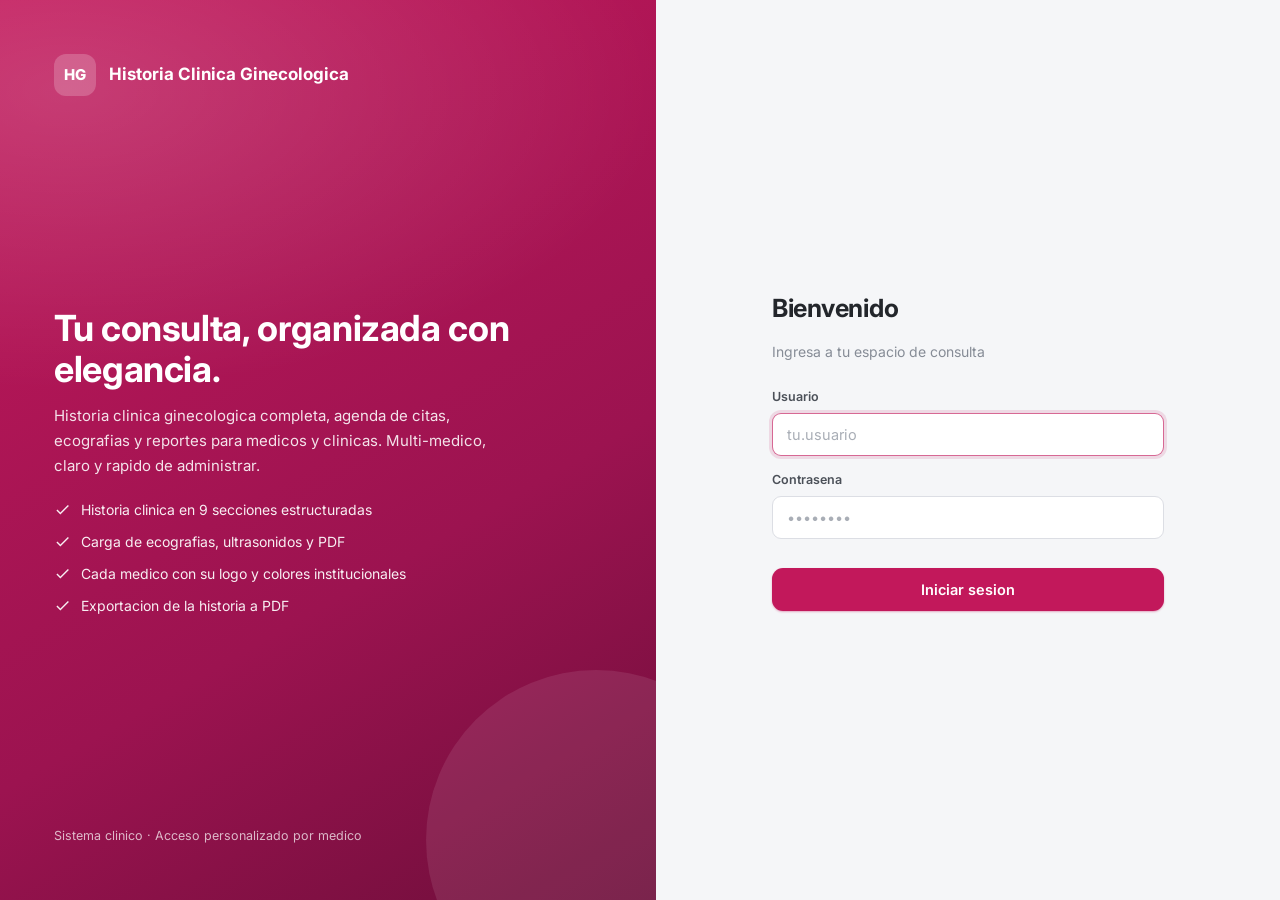
<file: public/index.html>
<!DOCTYPE html>
<html lang="es">
<head>
  <meta charset="UTF-8">
  <meta name="viewport" content="width=device-width, initial-scale=1.0">
  <meta name="theme-color" content="#C2185B">
  <title>Iniciar sesion · Historia Clinica Ginecologica</title>
  <link rel="preconnect" href="https://fonts.googleapis.com">
  <link rel="preconnect" href="https://fonts.gstatic.com" crossorigin>
  <link href="https://fonts.googleapis.com/css2?family=Inter:wght@400;500;600;700;800&display=swap" rel="stylesheet">
  <link rel="stylesheet" href="assets/css/app.css">
</head>
<body>

<div class="login-wrap">
  <section class="login-hero">
    <div class="brand">
      <div class="brand-logo">HG</div>
      <span>Historia Clinica Ginecologica</span>
    </div>

    <div>
      <h1>Tu consulta, organizada con elegancia.</h1>
      <p class="mt-14">
        Historia clinica ginecologica completa, agenda de citas, ecografias y reportes
        para medicos y clinicas. Multi-medico, claro y rapido de administrar.
      </p>
      <div class="feats mt-20">
        <div><svg viewBox="0 0 24 24" fill="currentColor"><path d="M9 16.17L4.83 12l-1.42 1.41L9 19 21 7l-1.41-1.41z"/></svg> Historia clinica en 9 secciones estructuradas</div>
        <div><svg viewBox="0 0 24 24" fill="currentColor"><path d="M9 16.17L4.83 12l-1.42 1.41L9 19 21 7l-1.41-1.41z"/></svg> Carga de ecografias, ultrasonidos y PDF</div>
        <div><svg viewBox="0 0 24 24" fill="currentColor"><path d="M9 16.17L4.83 12l-1.42 1.41L9 19 21 7l-1.41-1.41z"/></svg> Cada medico con su logo y colores institucionales</div>
        <div><svg viewBox="0 0 24 24" fill="currentColor"><path d="M9 16.17L4.83 12l-1.42 1.41L9 19 21 7l-1.41-1.41z"/></svg> Exportacion de la historia a PDF</div>
      </div>
    </div>

    <div class="foot">Sistema clinico · Acceso personalizado por medico</div>
  </section>

  <section class="login-side">
    <div class="login-card">
      <h2>Bienvenido</h2>
      <p class="sub">Ingresa a tu espacio de consulta</p>

      <form id="loginForm" autocomplete="on">
        <div class="field">
          <label for="usuario">Usuario</label>
          <input class="input" id="usuario" name="usuario" type="text" autocomplete="username" placeholder="tu.usuario" required autofocus>
        </div>
        <div class="field">
          <label for="password">Contrasena</label>
          <input class="input" id="password" name="password" type="password" autocomplete="current-password" placeholder="••••••••" required>
        </div>

        <div id="errorBox" class="hide"></div>

        <button class="btn btn-primary btn-lg btn-block mt-14" type="submit" id="btnEntrar">
          Iniciar sesion
        </button>
      </form>
    </div>
  </section>
</div>

<script src="assets/js/app.js"></script>
<script src="assets/js/login.js"></script>
</body>
</html>
</file>
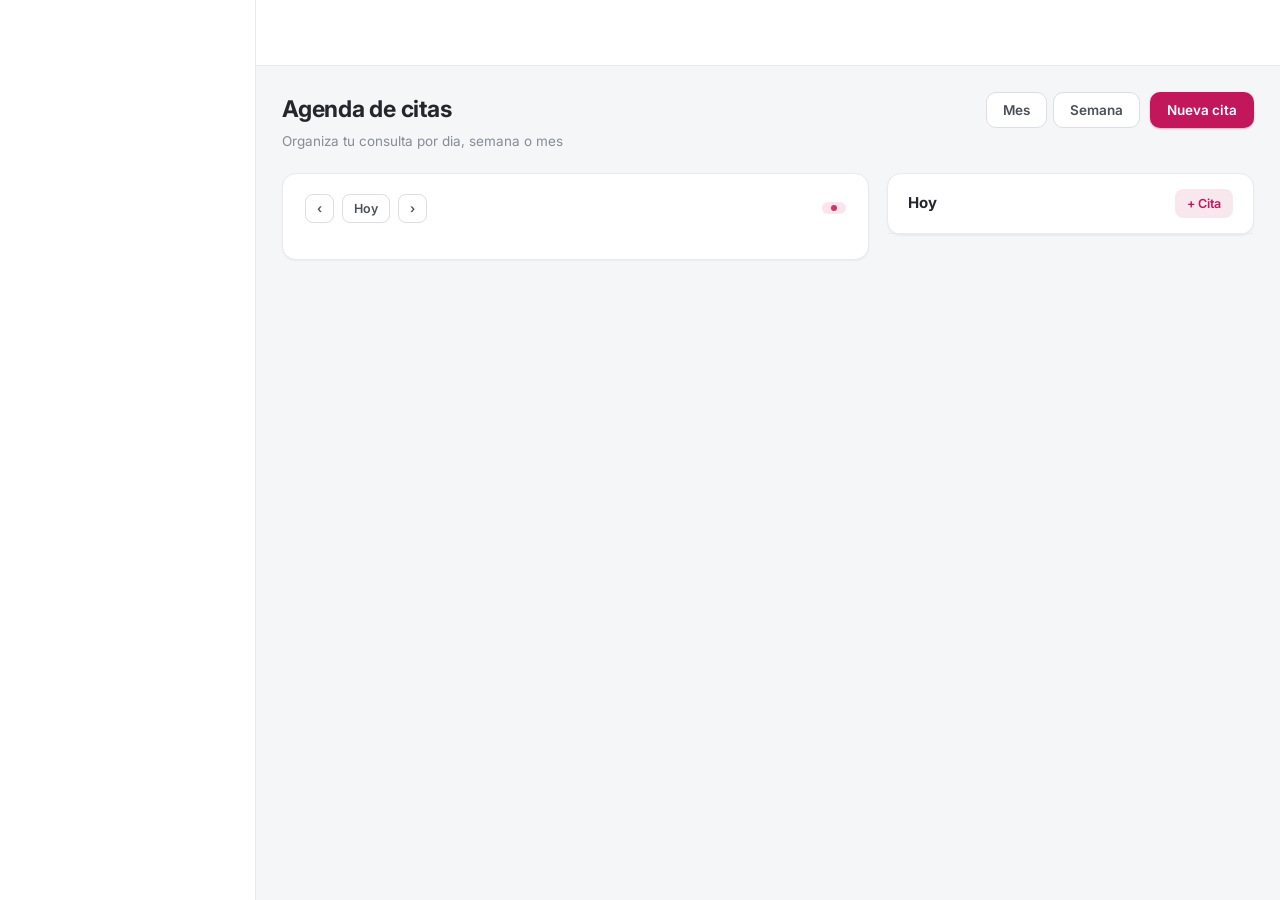
<file: public/citas.html>
<!DOCTYPE html>
<html lang="es">
<head>
  <meta charset="UTF-8">
  <meta name="viewport" content="width=device-width, initial-scale=1.0">
  <meta name="theme-color" content="#C2185B">
  <title>Citas · Historia Clinica Ginecologica</title>
  <link rel="preconnect" href="https://fonts.googleapis.com">
  <link rel="preconnect" href="https://fonts.gstatic.com" crossorigin>
  <link href="https://fonts.googleapis.com/css2?family=Inter:wght@400;500;600;700;800&display=swap" rel="stylesheet">
  <link rel="stylesheet" href="assets/css/app.css">
</head>
<body data-title="Citas" data-sub="Agenda y calendario de atencion">

<div class="app">
  <aside id="sidebar" class="sidebar"></aside>
  <div id="scrim" class="scrim"></div>

  <div class="main">
    <header id="topbar" class="topbar"></header>

    <main class="content">
      <div class="page-head">
        <div>
          <h1>Agenda de citas</h1>
          <div class="desc">Organiza tu consulta por dia, semana o mes</div>
        </div>
        <div class="page-actions">
          <div class="flex gap-6">
            <button class="btn btn-ghost" data-vista="mes">Mes</button>
            <button class="btn btn-ghost" data-vista="semana">Semana</button>
          </div>
          <button class="btn btn-primary" id="btnNuevaCita">Nueva cita</button>
        </div>
      </div>

      <div class="grid grid-calendario">
        <div class="card card-pad">
          <div class="cal-head">
            <div class="flex gap-8 center">
              <button class="btn btn-ghost btn-sm" id="btnAnterior">&lsaquo;</button>
              <button class="btn btn-ghost btn-sm" id="btnHoy">Hoy</button>
              <button class="btn btn-ghost btn-sm" id="btnSiguiente">&rsaquo;</button>
              <div class="cal-title" id="tituloCal"></div>
            </div>
            <div class="flex gap-8 center">
              <span class="badge rosa" id="resumenMes"></span>
            </div>
          </div>
          <div id="calendario"></div>
        </div>

        <div class="card">
          <div class="card-head">
            <div>
              <h3 id="tituloDia">Hoy</h3>
              <div class="hint" id="subtituloDia"></div>
            </div>
            <button class="btn btn-soft btn-sm" id="btnCitaDia">+ Cita</button>
          </div>
          <div id="listaDia" class="list"></div>
        </div>
      </div>
    </main>
  </div>
</div>

<!-- Modal cita -->
<div class="modal-backdrop" id="modalCita">
  <div class="modal">
    <div class="modal-head">
      <h3 id="tituloModalCita">Nueva cita</h3>
      <button class="modal-close" data-cerrar>&#10005;</button>
    </div>
    <div class="modal-body">
      <form id="formCita">
        <div class="form-grid cols-2">
          <div class="field">
            <label>Fecha <span class="req">*</span></label>
            <input class="input" type="date" name="fecha" required>
          </div>
          <div class="field">
            <label>Hora <span class="req">*</span></label>
            <input class="input" type="time" name="hora" required value="09:00">
          </div>

          <div class="field span-2">
            <label>Paciente</label>
            <select class="select" name="paciente_id" id="selPaciente">
              <option value="">-- Paciente registrado --</option>
            </select>
          </div>
          <div class="field span-2 hide" id="campoTxt">
            <label>Nombre del paciente <span class="req">*</span></label>
            <input class="input" name="paciente_txt" placeholder="Nombre completo (paciente no registrado)">
          </div>

          <div class="field span-2">
            <label>Motivo de la cita</label>
            <input class="input" name="motivo" placeholder="Control, resultado de examen, primera consulta...">
          </div>

          <div class="field">
            <label>Estado</label>
            <select class="select" name="estado">
              <option value="pendiente">Pendiente</option>
              <option value="atendida">Atendida</option>
              <option value="cancelada">Cancelada</option>
            </select>
          </div>
          <div class="field">
            <label>&nbsp;</label>
            <div class="field-hint">Cambia el estado desde la lista del dia</div>
          </div>

          <div class="field span-2">
            <label>Notas</label>
            <textarea class="textarea" name="notas" placeholder="Indicaciones previas..."></textarea>
          </div>
        </div>
      </form>
    </div>
    <div class="modal-foot">
      <button class="btn btn-ghost" id="btnEliminarCita" style="margin-right:auto;display:none;color:var(--danger)">Eliminar</button>
      <button class="btn btn-ghost" data-cerrar>Cancelar</button>
      <button class="btn btn-primary" id="btnGuardarCita">Guardar cita</button>
    </div>
  </div>
</div>

<script src="assets/js/app.js"></script>
<script src="assets/js/citas.js"></script>
</body>
</html>
</file>
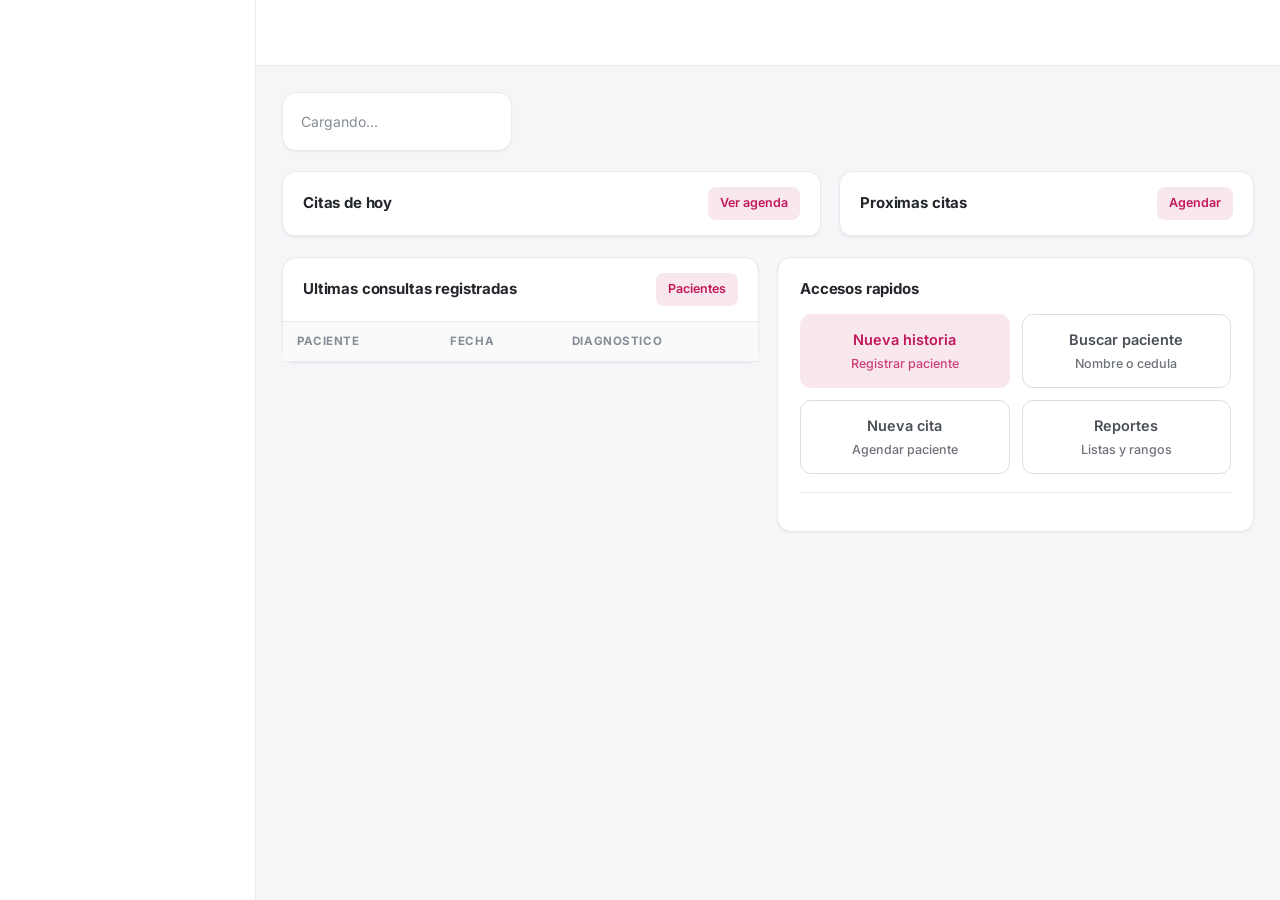
<file: public/dashboard.html>
<!DOCTYPE html>
<html lang="es">
<head>
  <meta charset="UTF-8">
  <meta name="viewport" content="width=device-width, initial-scale=1.0">
  <meta name="theme-color" content="#C2185B">
  <title>Dashboard · Historia Clinica Ginecologica</title>
  <link rel="preconnect" href="https://fonts.googleapis.com">
  <link rel="preconnect" href="https://fonts.gstatic.com" crossorigin>
  <link href="https://fonts.googleapis.com/css2?family=Inter:wght@400;500;600;700;800&display=swap" rel="stylesheet">
  <link rel="stylesheet" href="assets/css/app.css">
</head>
<body data-title="Dashboard" data-sub="Resumen general de tu consulta">

<div class="app">
  <aside id="sidebar" class="sidebar"></aside>
  <div id="scrim" class="scrim"></div>

  <div class="main">
    <header id="topbar" class="topbar"></header>

    <main class="content">
      <div id="kpis" class="grid grid-4">
        <div class="kpi"><div class="loading" style="padding:0">Cargando...</div></div>
      </div>

      <div class="grid grid-split mt-20">
        <div class="card">
          <div class="card-head">
            <div>
              <h3>Citas de hoy</h3>
              <div class="hint" id="fechaHoy"></div>
            </div>
            <a class="btn btn-soft btn-sm" href="citas.html">Ver agenda</a>
          </div>
          <div id="citasHoy" class="list"></div>
        </div>

        <div class="card">
          <div class="card-head">
            <h3>Proximas citas</h3>
            <a class="btn btn-soft btn-sm" href="citas.html">Agendar</a>
          </div>
          <div id="proximas" class="list"></div>
        </div>
      </div>

      <div class="grid grid-2 mt-20" style="align-items:start">
        <div class="card">
          <div class="card-head">
            <h3>Ultimas consultas registradas</h3>
            <a class="btn btn-soft btn-sm" href="pacientes.html">Pacientes</a>
          </div>
          <div class="table-wrap">
            <table class="table">
              <thead>
                <tr><th>Paciente</th><th>Fecha</th><th>Diagnostico</th></tr>
              </thead>
              <tbody id="ultimasConsultas"></tbody>
            </table>
          </div>
        </div>

        <div class="card card-pad">
          <h3 style="font-size:15px;margin-bottom:14px">Accesos rapidos</h3>
          <div class="grid grid-2" style="gap:12px">
            <a class="btn btn-soft btn-lg" href="pacientes.html?nueva=1" style="height:74px;flex-direction:column;gap:4px">
              <span>Nueva historia</span>
              <span class="text-sm" style="font-weight:500;opacity:.8">Registrar paciente</span>
            </a>
            <a class="btn btn-ghost btn-lg" href="pacientes.html" style="height:74px;flex-direction:column;gap:4px">
              <span>Buscar paciente</span>
              <span class="text-sm" style="font-weight:500;opacity:.8">Nombre o cedula</span>
            </a>
            <a class="btn btn-ghost btn-lg" href="citas.html?nueva=1" style="height:74px;flex-direction:column;gap:4px">
              <span>Nueva cita</span>
              <span class="text-sm" style="font-weight:500;opacity:.8">Agendar paciente</span>
            </a>
            <a class="btn btn-ghost btn-lg" href="reportes.html" style="height:74px;flex-direction:column;gap:4px">
              <span>Reportes</span>
              <span class="text-sm" style="font-weight:500;opacity:.8">Listas y rangos</span>
            </a>
          </div>

          <div class="divider"></div>
          <div class="dl" id="indicadores"></div>
        </div>
      </div>
    </main>
  </div>
</div>

<script src="assets/js/app.js"></script>
<script src="assets/js/dashboard.js"></script>
</body>
</html>
</file>
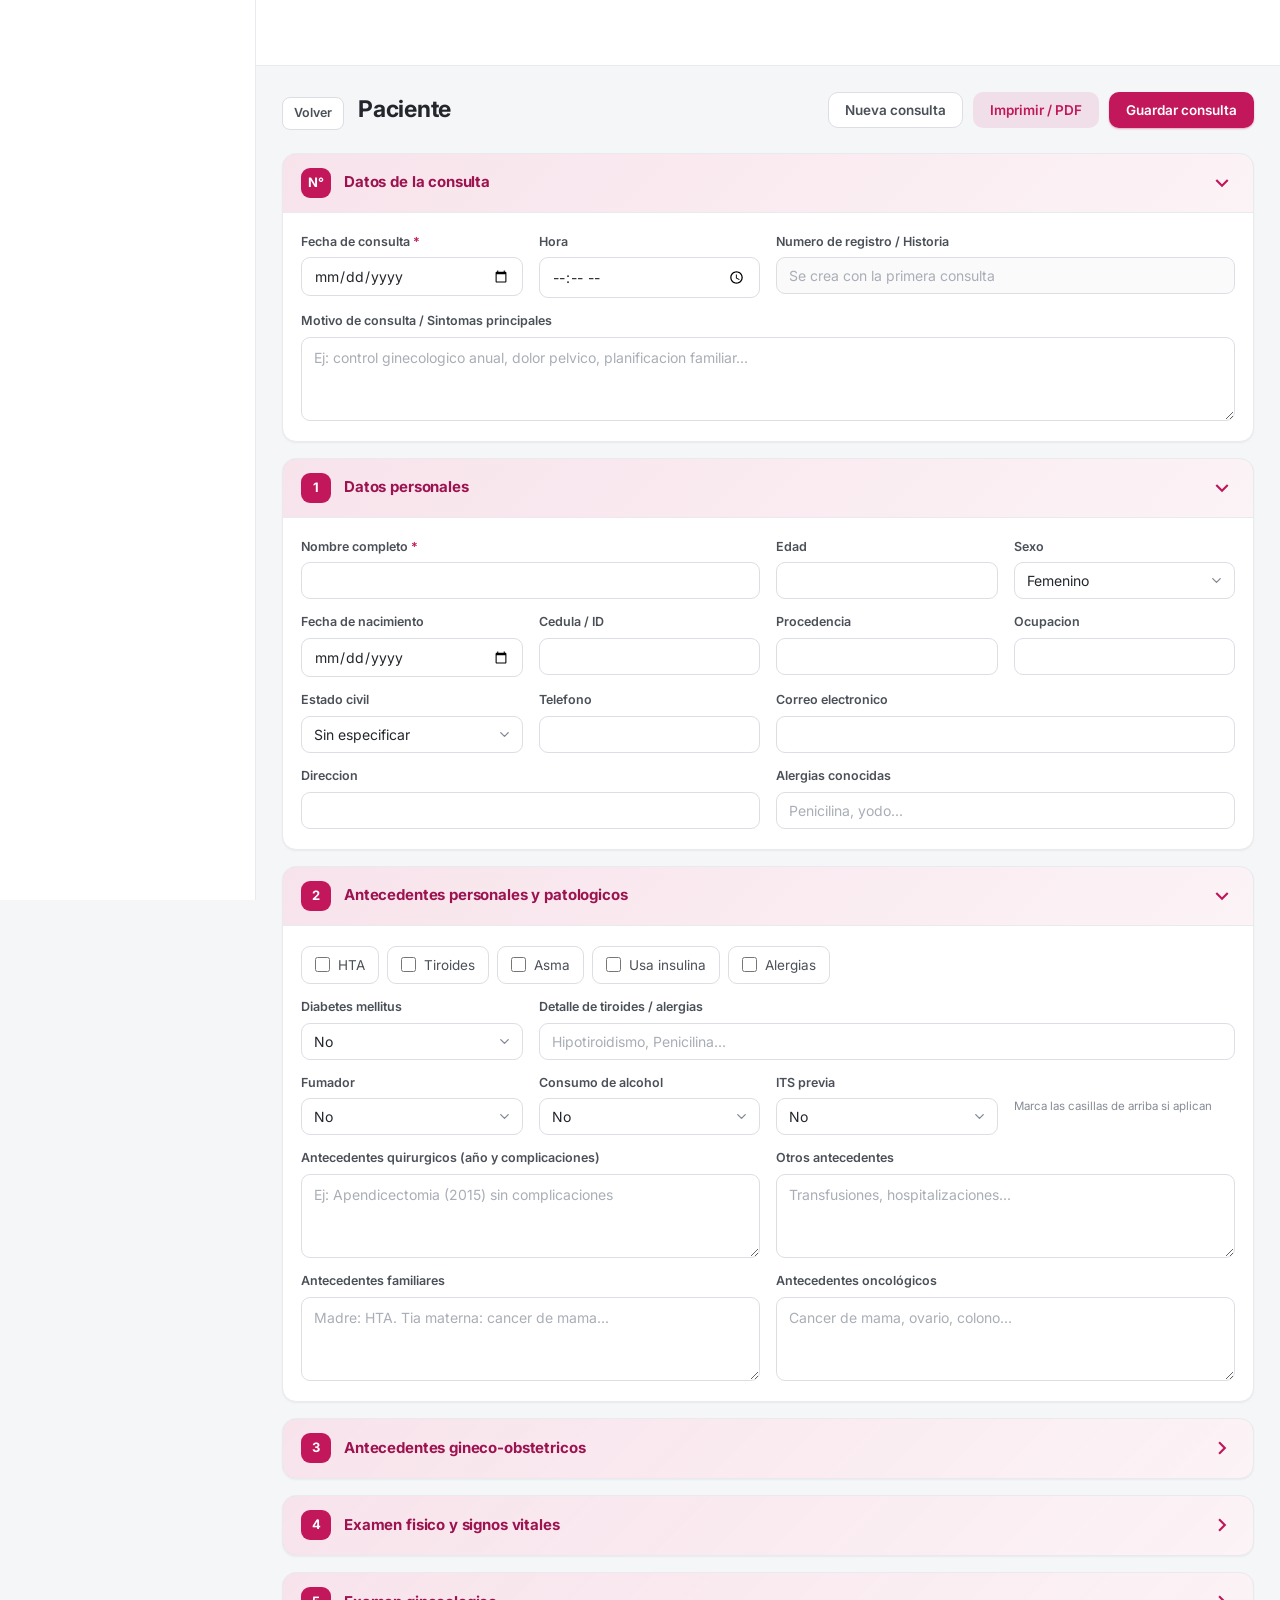
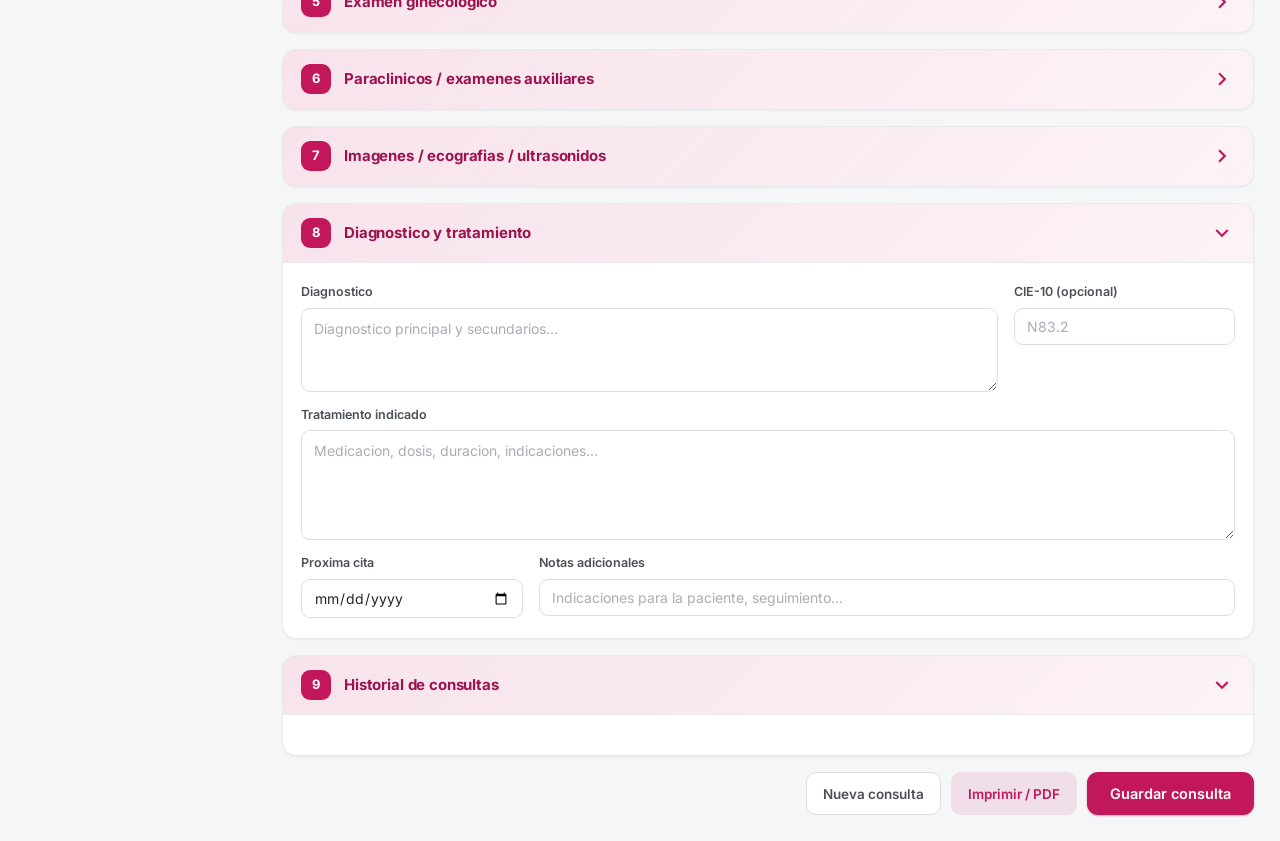
<file: public/historia.html>
<!DOCTYPE html>
<html lang="es">
<head>
  <meta charset="UTF-8">
  <meta name="viewport" content="width=device-width, initial-scale=1.0">
  <meta name="theme-color" content="#C2185B">
  <title>Historia Clinica · Ginecologia</title>
  <link rel="preconnect" href="https://fonts.googleapis.com">
  <link rel="preconnect" href="https://fonts.gstatic.com" crossorigin>
  <link href="https://fonts.googleapis.com/css2?family=Inter:wght@400;500;600;700;800&display=swap" rel="stylesheet">
  <link rel="stylesheet" href="assets/css/app.css">
</head>
<body data-title="Historia Clinica" data-sub="Formulario ginecologico completo">

<div class="app">
  <aside id="sidebar" class="sidebar"></aside>
  <div id="scrim" class="scrim"></div>

  <div class="main">
    <header id="topbar" class="topbar"></header>

    <main class="content" style="max-width:1180px">
      <div class="page-head">
        <div style="display:flex;gap:14px;align-items:flex-start">
          <a class="btn btn-ghost btn-sm" href="pacientes.html" style="margin-top:5px">Volver</a>
          <div>
            <h1 id="nombrePaciente">Paciente</h1>
            <div class="desc flex gap-8 wrap" id="datosPaciente"></div>
          </div>
        </div>
        <div class="page-actions">
          <button class="btn btn-ghost" id="btnNueva">Nueva consulta</button>
          <button class="btn btn-soft" id="btnImprimir">Imprimir / PDF</button>
          <button class="btn btn-primary" id="btnGuardar">Guardar consulta</button>
        </div>
      </div>

      <div id="aviso" class="hide" style="margin-bottom:16px"></div>

      <!-- Cabecera de la consulta -->
      <div class="section" id="secCabecera">
        <div class="section-head">
          <div class="section-num">N°</div>
          <h3>Datos de la consulta</h3>
          <span class="toggle"></span>
        </div>
        <div class="section-body">
          <div class="form-grid">
            <div class="field">
              <label>Fecha de consulta <span class="req">*</span></label>
              <input class="input" type="date" name="fecha_consulta" id="fechaConsulta" required>
            </div>
            <div class="field">
              <label>Hora</label>
              <input class="input" type="time" name="hora">
            </div>
            <div class="field span-2">
              <label>Numero de registro / Historia</label>
              <input class="input" name="registro_historia" id="registroHistoria" readonly placeholder="Se crea con la primera consulta">
            </div>
            <div class="field span-4">
              <label>Motivo de consulta / Sintomas principales</label>
              <textarea class="textarea" name="motivo_consulta" placeholder="Ej: control ginecologico anual, dolor pelvico, planificacion familiar..."></textarea>
            </div>
          </div>
        </div>
      </div>

      <!-- 1. Datos personales -->
      <div class="section" id="secPersonal">
        <div class="section-head">
          <div class="section-num">1</div>
          <h3>Datos personales</h3>
          <span class="toggle"></span>
        </div>
        <div class="section-body">
          <div class="form-grid">
            <div class="field span-2">
              <label>Nombre completo <span class="req">*</span></label>
              <input class="input" name="nombre" required>
            </div>
            <div class="field">
              <label>Edad</label>
              <input class="input" type="number" name="edad" min="0" max="120" id="edadPaciente">
            </div>
            <div class="field">
              <label>Sexo</label>
              <select class="select" name="sexo">
                <option>Femenino</option>
                <option>Masculino</option>
                <option>Otro</option>
              </select>
            </div>

            <div class="field">
              <label>Fecha de nacimiento</label>
              <input class="input" type="date" name="fecha_nacimiento" id="fechaNacPaciente">
            </div>
            <div class="field">
              <label>Cedula / ID</label>
              <input class="input" name="cedula">
            </div>
            <div class="field">
              <label>Procedencia</label>
              <input class="input" name="procedencia">
            </div>
            <div class="field">
              <label>Ocupacion</label>
              <input class="input" name="ocupacion">
            </div>

            <div class="field">
              <label>Estado civil</label>
              <select class="select" name="estado_civil">
                <option value="">Sin especificar</option>
                <option>Soltera</option>
                <option>Casada</option>
                <option>Union libre</option>
                <option>Divorciada</option>
                <option>Viuda</option>
              </select>
            </div>
            <div class="field">
              <label>Telefono</label>
              <input class="input" name="telefono">
            </div>
            <div class="field span-2">
              <label>Correo electronico</label>
              <input class="input" type="email" name="correo">
            </div>

            <div class="field span-2">
              <label>Direccion</label>
              <input class="input" name="direccion">
            </div>
            <div class="field span-2">
              <label>Alergias conocidas</label>
              <input class="input" name="alergias_conocidas" placeholder="Penicilina, yodo...">
            </div>
          </div>
        </div>
      </div>

      <!-- 2. Antecedentes -->
      <div class="section" id="secAntecedentes">
        <div class="section-head">
          <div class="section-num">2</div>
          <h3>Antecedentes personales y patologicos</h3>
          <span class="toggle"></span>
        </div>
        <div class="section-body">
          <div class="checks mb-14">
            <label class="check"><input type="checkbox" name="hta"> HTA</label>
            <label class="check"><input type="checkbox" name="tiroides"> Tiroides</label>
            <label class="check"><input type="checkbox" name="asma"> Asma</label>
            <label class="check"><input type="checkbox" name="insulina"> Usa insulina</label>
            <label class="check"><input type="checkbox" name="alergia"> Alergias</label>
          </div>

          <div class="form-grid">
            <div class="field">
              <label>Diabetes mellitus</label>
              <select class="select" name="dm">
                <option>No</option>
                <option>DM1</option>
                <option>DM2</option>
                <option>Pre-diabetes</option>
                <option>Gestacional</option>
              </select>
            </div>
            <div class="field span-3">
              <label>Detalle de tiroides / alergias</label>
              <input class="input" name="tiroides_detalle" id="detalleTiroides" placeholder="Hipotiroidismo, Penicilina...">
            </div>

            <div class="field">
              <label>Fumador</label>
              <select class="select" name="fumador"><option>No</option><option>Si</option><option>Exfumador</option></select>
            </div>
            <div class="field">
              <label>Consumo de alcohol</label>
              <select class="select" name="alcohol"><option>No</option><option>Ocasional</option><option>Frecuente</option></select>
            </div>
            <div class="field">
              <label>ITS previa</label>
              <select class="select" name="ITS"><option>No</option><option>Si</option><option>No referida</option></select>
            </div>
            <div class="field">
              <label>&nbsp;</label>
              <div class="field-hint">Marca las casillas de arriba si aplican</div>
            </div>

            <div class="field span-2">
              <label>Antecedentes quirurgicos (año y complicaciones)</label>
              <textarea class="textarea" name="quirurgicos" placeholder="Ej: Apendicectomia (2015) sin complicaciones"></textarea>
            </div>
            <div class="field span-2">
              <label>Otros antecedentes</label>
              <textarea class="textarea" name="otros" placeholder="Transfusiones, hospitalizaciones..."></textarea>
            </div>

            <div class="field span-2">
              <label>Antecedentes familiares</label>
              <textarea class="textarea" name="familiares" placeholder="Madre: HTA. Tia materna: cancer de mama..."></textarea>
            </div>
            <div class="field span-2">
              <label>Antecedentes oncológicos</label>
              <textarea class="textarea" name="oncologicos" placeholder="Cancer de mama, ovario, colono..."></textarea>
            </div>
          </div>
        </div>
      </div>

      <!-- 3. Gineco-Obstetricos -->
      <div class="section collapsed" id="secGineco">
        <div class="section-head">
          <div class="section-num">3</div>
          <h3>Antecedentes gineco-obstetricos</h3>
          <span class="toggle"></span>
        </div>
        <div class="section-body">
          <div class="form-grid">
            <div class="field">
              <label>Menarquia (edad)</label>
              <input class="input" type="number" name="menarquia" min="6" max="30" placeholder="12">
            </div>
            <div class="field">
              <label>Menopausia</label>
              <input class="input" name="menopausia" placeholder="No aplica / edad / fecha">
            </div>
            <div class="field span-2">
              <label>TRH (terapia de reemplazo hormonal)</label>
              <input class="input" name="trh" placeholder="No / detalle y duracion">
            </div>

            <div class="field">
              <label>Ciclos</label>
              <select class="select" name="ciclos">
                <option>Regulares</option>
                <option>Irregulares</option>
                <option>Amenorrea</option>
                <option>Menorragia</option>
              </select>
            </div>
            <div class="field">
              <label>Duracion del ciclo</label>
              <input class="input" name="ciclo_duracion" placeholder="28 dias">
            </div>
            <div class="field">
              <label>Sangrado</label>
              <input class="input" name="sangrado" placeholder="5 dias, moderado">
            </div>
            <div class="field">
              <label>Sindrome premenstrual</label>
              <input class="input" name="premenstrual" placeholder="Leve / moderado / severo">
            </div>

            <div class="field">
              <label>Lactancia</label>
              <input class="input" name="lactancia" placeholder="No / actual / tiempo">
            </div>
            <div class="field">
              <label>FUM (fecha ultima menstruacion)</label>
              <input class="input" type="date" name="fuc">
            </div>
            <div class="field">
              <label>MAC (metodo anticonceptivo)</label>
              <input class="input" name="mac" placeholder="AOC, DIU, condon...">
            </div>
            <div class="field">
              <label>Esterilizacion</label>
              <input class="input" name="esterilizacion" placeholder="No / fecha del procedimiento">
            </div>

            <div class="field"><label>Gestas</label><input class="input" type="number" name="gestas" min="0" value="0"></div>
            <div class="field"><label>Partos</label><input class="input" type="number" name="partos" min="0" value="0"></div>
            <div class="field"><label>Cesareas</label><input class="input" type="number" name="cesareas" min="0" value="0"></div>
            <div class="field"><label>Abortos</label><input class="input" type="number" name="abortos" min="0" value="0"></div>

            <div class="field"><label>Legrados</label><input class="input" type="number" name="legrados" min="0" value="0"></div>
            <div class="field"><label>Histerectomias</label><input class="input" type="number" name="histerectomias" min="0" value="0"></div>
            <div class="field span-2">
              <label>Complicaciones obstetricas</label>
              <input class="input" name="complicaciones" placeholder="Preeclampsia, hemorragia...">
            </div>
          </div>
        </div>
      </div>

      <!-- 4. Examen fisico -->
      <div class="section collapsed" id="secFisico">
        <div class="section-head">
          <div class="section-num">4</div>
          <h3>Examen fisico y signos vitales</h3>
          <span class="toggle"></span>
        </div>
        <div class="section-body">
          <div class="form-grid">
            <div class="field">
              <label>Presion arterial</label>
              <div style="display:flex;gap:6px;align-items:center">
                <input class="input" type="number" name="pa_sistolica" id="paSis" placeholder="110" style="width:50%">
                <span class="text-muted">/</span>
                <input class="input" type="number" name="pa_diastolica" id="paDia" placeholder="70" style="width:50%">
              </div>
            </div>
            <div class="field">
              <label>Frecuencia cardiaca</label>
              <input class="input" type="number" name="fc" placeholder="78">
            </div>
            <div class="field">
              <label>Temperatura (°C)</label>
              <input class="input" type="number" step="0.1" name="temp" placeholder="36.6">
            </div>
            <div class="field">
              <label>Saturacion O2 (%)</label>
              <input class="input" type="number" name="saturacion" placeholder="98">
            </div>

            <div class="field">
              <label>Peso (kg)</label>
              <input class="input" type="number" step="0.01" name="peso" id="peso" placeholder="62.50">
            </div>
            <div class="field">
              <label>Talla (cm)</label>
              <input class="input" type="number" step="0.1" name="talla" id="talla" placeholder="162">
            </div>
            <div class="field">
              <label>IMC (calculado)</label>
              <input class="input" name="imc" id="imc" readonly placeholder="Automatico">
            </div>
            <div class="field">
              <label>Clasificacion IMC</label>
              <input class="input" id="imcClase" readonly placeholder="—">
            </div>

            <div class="field span-4">
              <label>Sintomas principales</label>
              <textarea class="textarea" name="sintomas" placeholder="Dolor pelvico, metrorragia, flujo..."></textarea>
            </div>
            <div class="field span-2">
              <label>Aspecto general</label>
              <input class="input" name="aspecto_general" placeholder="Buen estado general, hidratada...">
            </div>
            <div class="field span-2">
              <label>Mamas</label>
              <input class="input" name="mamas" placeholder="Simetricas, sin nodulos palpables">
            </div>

            <div class="field">
              <label>Cuello - Tiroides</label>
              <input class="input" name="cuello_tiroides" placeholder="No aumentado">
            </div>
            <div class="field">
              <label>Cuello - Ganglios</label>
              <input class="input" name="cuello_ganglios" placeholder="No aumentados">
            </div>
            <div class="field span-2">
              <label>Abdomen</label>
              <input class="input" name="abdomen" placeholder="Blando, depresible, sin defensa">
            </div>

            <div class="field span-4">
              <label>Extremidades</label>
              <input class="input" name="extremidades" placeholder="Sin edemas">
            </div>
          </div>
        </div>
      </div>

      <!-- 5. Examen ginecologico -->
      <div class="section collapsed" id="secGinecoExamen">
        <div class="section-head">
          <div class="section-num">5</div>
          <h3>Examen ginecologico</h3>
          <span class="toggle"></span>
        </div>
        <div class="section-body">
          <div class="form-grid cols-2">
            <div class="field">
              <label>Genitales externos</label>
              <input class="input" name="genitales_externos" placeholder="Normales, sin lesiones">
            </div>
            <div class="field">
              <label>Vagina</label>
              <input class="input" name="vagina" placeholder="Flujo claro fisiologico">
            </div>
            <div class="field">
              <label>Cervix</label>
              <input class="input" name="cervix" placeholder="Nullipara, orificios cerrados">
            </div>
            <div class="field">
              <label>Utero</label>
              <input class="input" name="utero" placeholder="Antevertido, movil, normal tamano">
            </div>
            <div class="field">
              <label>Anexos</label>
              <input class="input" name="anexos" placeholder="Izquierdo normal, derecho: quiste 3 cm">
            </div>
            <div class="field">
              <label>Fondo de saco</label>
              <input class="input" name="fondo_saco" placeholder="Libre, sin nodulos">
            </div>
            <div class="field span-2">
              <label>Citologia / Papanicolaou</label>
              <input class="input" name="citologia" placeholder="Tomado, resultado pendiente">
            </div>
          </div>
        </div>
      </div>

      <!-- 6. Paraclinicos -->
      <div class="section collapsed" id="secParaclinicos">
        <div class="section-head">
          <div class="section-num">6</div>
          <h3>Paraclinicos / examenes auxiliares</h3>
          <span class="toggle"></span>
        </div>
        <div class="section-body">
          <div class="table-wrap">
            <table class="table" id="tablaParaclinicos">
              <thead>
                <tr>
                  <th style="width:26%">Examen</th>
                  <th style="width:14%">Fecha</th>
                  <th style="width:28%">Resultado</th>
                  <th>Observaciones</th>
                  <th></th>
                </tr>
              </thead>
              <tbody></tbody>
            </table>
          </div>
          <button class="btn btn-soft mt-14" id="btnParaclinico" type="button">Agregar examen</button>
        </div>
      </div>

      <!-- 7. Imagenes -->
      <div class="section collapsed" id="secImagenes">
        <div class="section-head">
          <div class="section-num">7</div>
          <h3>Imagenes / ecografias / ultrasonidos</h3>
          <span class="toggle"></span>
        </div>
        <div class="section-body">
          <div class="dropzone" id="dropzone">
            <svg viewBox="0 0 24 24" fill="currentColor"><path d="M19 13h-6v6h-2v-6H5v-2h6V5h2v6h6v2z"/></svg>
            <strong>Arrastra aqui tus ecografias o haz clic para seleccionar</strong>
            <span>Formatos JPG, PNG, WEBP o PDF · maximo 15 MB por archivo</span>
            <input type="file" id="inputArchivos" multiple accept="image/jpeg,image/png,image/webp,application/pdf" class="hide">
          </div>
          <div class="img-grid" id="gridImagenes"></div>
        </div>
      </div>

      <!-- 8. Diagnostico -->
      <div class="section" id="secDiagnostico">
        <div class="section-head">
          <div class="section-num">8</div>
          <h3>Diagnostico y tratamiento</h3>
          <span class="toggle"></span>
        </div>
        <div class="section-body">
          <div class="form-grid">
            <div class="field span-3">
              <label>Diagnostico</label>
              <textarea class="textarea" name="diagnostico" placeholder="Diagnostico principal y secundarios..."></textarea>
            </div>
            <div class="field">
              <label>CIE-10 (opcional)</label>
              <input class="input" name="cie10" list="codigosCIE" placeholder="N83.2">
              <datalist id="codigosCIE">
                <option value="N80">Endometriosis</option>
                <option value="N83.2">Quiste ovariano</option>
                <option value="N85.2">Hipermenorrea</option>
                <option value="N86">Cervicitis</option>
                <option value="N92">Menstruacion irregular</option>
                <option value="N94.4">Dismenorrea</option>
                <option value="N94.6">Dolor pelvico</option>
                <option value="D25">Mioma uterino</option>
                <option value="D25.9">Leiomioma uterino</option>
                <option value="Z01.41">Examen ginecologico</option>
                <option value="Z30.0">Consejeria anticonceptiva</option>
                <option value="Z34.8">Supervision de embarazo normal</option>
              </datalist>
            </div>

            <div class="field span-4">
              <label>Tratamiento indicado</label>
              <textarea class="textarea tall" name="tratamiento" placeholder="Medicacion, dosis, duracion, indicaciones..."></textarea>
            </div>

            <div class="field">
              <label>Proxima cita</label>
              <input class="input" type="date" name="proxima_cita">
            </div>
            <div class="field span-3">
              <label>Notas adicionales</label>
              <input class="input" name="notas" placeholder="Indicaciones para la paciente, seguimiento...">
            </div>
          </div>
        </div>
      </div>

      <!-- 9. Historial -->
      <div class="section" id="secHistorial">
        <div class="section-head">
          <div class="section-num">9</div>
          <h3>Historial de consultas</h3>
          <span class="toggle"></span>
        </div>
        <div class="section-body">
          <div id="timeline" class="timeline"></div>
        </div>
      </div>

      <div class="flex gap-10 wrap" style="justify-content:flex-end;margin-top:8px">
        <button class="btn btn-ghost" id="btnNueva2">Nueva consulta</button>
        <button class="btn btn-soft" id="btnImprimir2">Imprimir / PDF</button>
        <button class="btn btn-primary btn-lg" id="btnGuardar2">Guardar consulta</button>
      </div>
    </main>
  </div>
</div>

<script src="assets/js/app.js"></script>
<script src="assets/js/historia.js"></script>
</body>
</html>
</file>
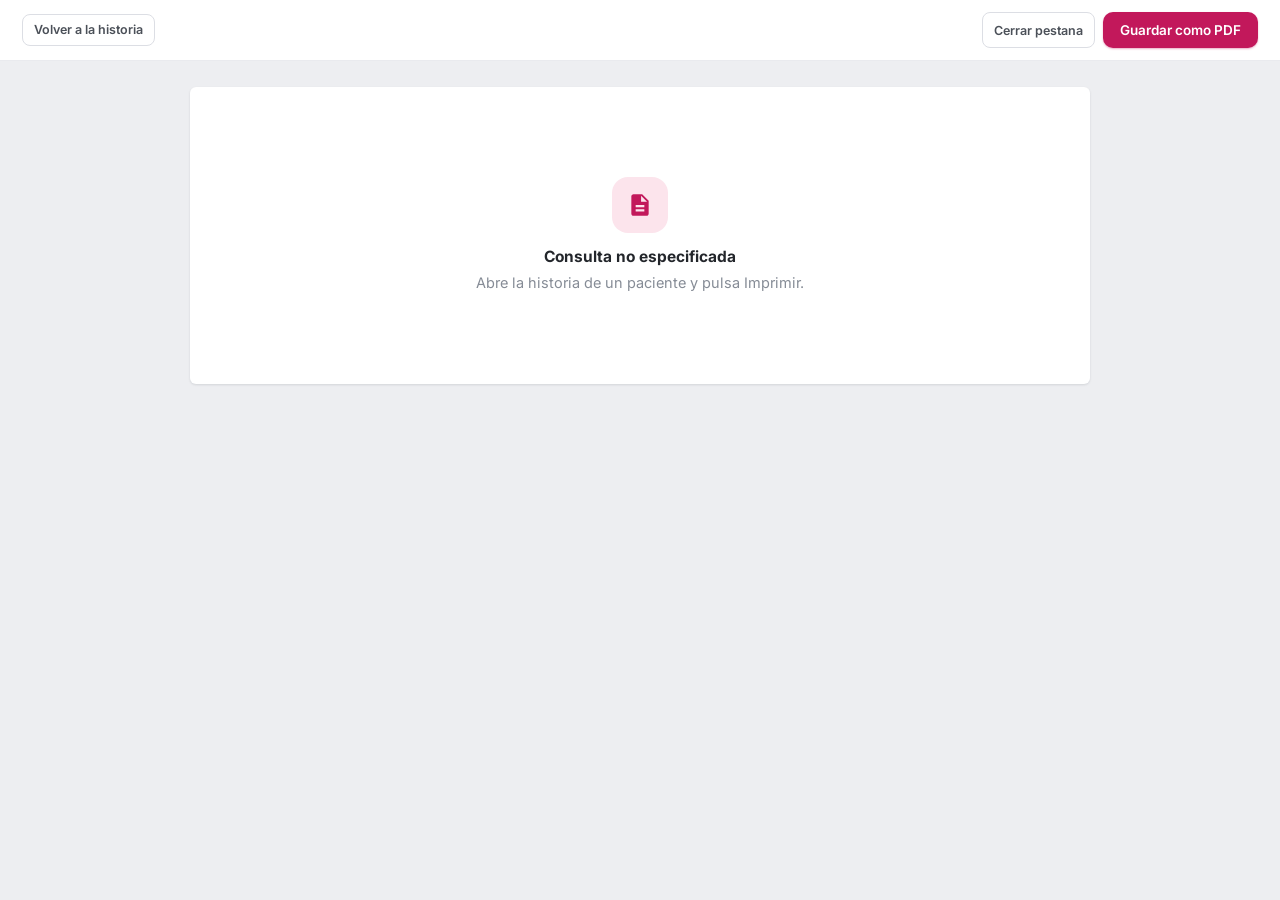
<file: public/imprimir.html>
<!DOCTYPE html>
<html lang="es">
<head>
  <meta charset="UTF-8">
  <meta name="viewport" content="width=device-width, initial-scale=1.0">
  <title>Historia Clinica · Impresion</title>
  <link rel="preconnect" href="https://fonts.googleapis.com">
  <link rel="preconnect" href="https://fonts.gstatic.com" crossorigin>
  <link href="https://fonts.googleapis.com/css2?family=Inter:wght@400;500;600;700;800&display=swap" rel="stylesheet">
  <link rel="stylesheet" href="assets/css/app.css">
  <style>
    body { background: #EDEEF1; }
    .barra {
      position: sticky; top: 0; z-index: 10;
      background: #fff; border-bottom: 1px solid var(--border);
      padding: 12px 22px; display: flex; gap: 10px; align-items: center;
      justify-content: space-between;
    }
    .hoja {
      max-width: 900px; margin: 26px auto; background: #fff;
      box-shadow: var(--shadow); border-radius: 6px; padding: 44px 48px;
      color: #1c1e22;
    }
    .doc-head {
      display: flex; gap: 22px; align-items: center;
      border-bottom: 3px solid var(--primary); padding-bottom: 18px; margin-bottom: 6px;
    }
    .doc-logo {
      width: 92px; height: 92px; border-radius: 14px;
      background: linear-gradient(135deg, var(--primary), var(--primary-dark));
      color: #fff; display: grid; place-items: center;
      font-size: 30px; font-weight: 800; overflow: hidden; flex: 0 0 auto;
    }
    .doc-logo img { width: 100%; height: 100%; object-fit: cover; }
    .doc-head h1 { font-size: 22px; color: var(--primary-dark); }
    .doc-head .esp { font-size: 14px; color: var(--primary); font-weight: 600; margin-top: 2px; }
    .doc-head .dato { font-size: 12.5px; color: #565b63; margin-top: 3px; }
    .doc-meta {
      display: flex; flex-wrap: wrap; gap: 6px 26px;
      font-size: 12.5px; padding: 12px 0 16px; border-bottom: 1px solid #E4E6EA;
      margin-bottom: 20px;
    }
    .doc-meta b { color: var(--primary-dark); }

    .doc-sec { margin-bottom: 20px; }
    .doc-sec h2 {
      font-size: 13px; text-transform: uppercase; letter-spacing: .06em;
      color: #fff; background: var(--primary);
      padding: 7px 12px; border-radius: 7px; margin-bottom: 12px;
      display: flex; gap: 8px; align-items: center;
    }
    .doc-sec h2 span {
      background: rgba(255,255,255,.25); width: 20px; height: 20px;
      border-radius: 5px; display: grid; place-items: center; font-size: 11.5px;
    }
    .dl2 { display: grid; grid-template-columns: repeat(3, minmax(0,1fr)); gap: 10px 22px; }
    .dl2.wide { grid-template-columns: repeat(2, minmax(0,1fr)); }
    .dl2 .k { font-size: 10.5px; text-transform: uppercase; letter-spacing: .05em; color: #8a8f98; font-weight: 700; }
    .dl2 .v { font-size: 13.5px; font-weight: 500; min-height: 18px; }
    .dl2 .full { grid-column: 1 / -1; }
    .parrafo { font-size: 13.5px; line-height: 1.6; white-space: pre-wrap; }

    table.doc-table { width: 100%; border-collapse: collapse; font-size: 12.5px; }
    .doc-table th {
      background: var(--primary-soft); color: var(--primary-dark);
      text-align: left; padding: 7px 10px; border: 1px solid #E4E6EA;
      font-size: 11px; text-transform: uppercase; letter-spacing: .04em;
    }
    .doc-table td { padding: 7px 10px; border: 1px solid #E4E6EA; vertical-align: top; }

    .imgs { display: grid; grid-template-columns: repeat(3, 1fr); gap: 12px; }
    .imgs figure { margin: 0; border: 1px solid #E4E6EA; border-radius: 8px; overflow: hidden; break-inside: avoid; }
    .imgs img { width: 100%; height: 150px; object-fit: contain; background: #fafafa; display: block; }
    .imgs .pdf { height: 150px; display: grid; place-items: center; color: var(--danger); font-weight: 700; font-size: 13px; background: #fff; }
    .imgs figcaption { font-size: 11px; padding: 7px 9px; color: #565b63; line-height: 1.45; }

    .firma { display: flex; justify-content: space-between; gap: 40px; margin-top: 44px; }
    .firma div { flex: 1; text-align: center; border-top: 1.5px solid #2b2f36; padding-top: 7px; font-size: 12.5px; }

    @media print {
      @page { size: A4; margin: 12mm; }
      body { background: #fff; }
      .barra, .sidebar, .topbar { display: none !important; }
      .hoja { box-shadow: none; margin: 0; padding: 0; max-width: none; border-radius: 0; }
      .doc-sec { break-inside: avoid; }
    }
    @media (max-width: 760px) {
      .hoja { padding: 22px; margin: 12px; }
      .dl2 { grid-template-columns: 1fr 1fr; }
      .imgs { grid-template-columns: 1fr 1fr; }
    }
  </style>
</head>
<body>
  <div class="barra">
    <a class="btn btn-ghost btn-sm" id="btnVolver">Volver a la historia</a>
    <div class="flex gap-8">
      <button class="btn btn-ghost btn-sm" id="btnCerrar">Cerrar pestana</button>
      <button class="btn btn-primary" id="btnImprimir">Guardar como PDF</button>
    </div>
  </div>

  <div class="hoja" id="hoja">
    <div class="loading"><div class="spinner"></div>Generando documento...</div>
  </div>

  <script src="assets/js/app.js"></script>
  <script src="assets/js/imprimir.js"></script>
</body>
</html>
</file>
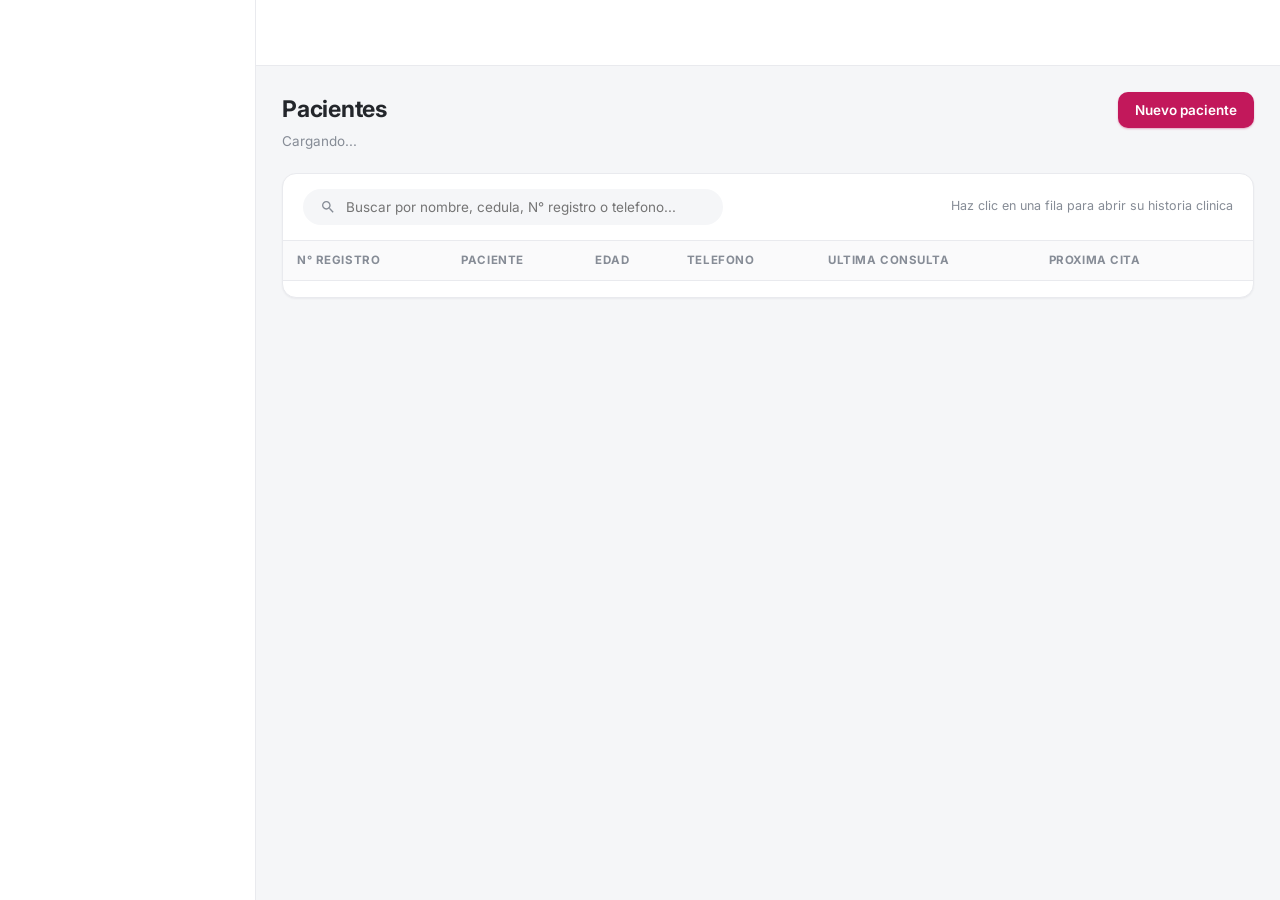
<file: public/pacientes.html>
<!DOCTYPE html>
<html lang="es">
<head>
  <meta charset="UTF-8">
  <meta name="viewport" content="width=device-width, initial-scale=1.0">
  <meta name="theme-color" content="#C2185B">
  <title>Pacientes · Historia Clinica Ginecologica</title>
  <link rel="preconnect" href="https://fonts.googleapis.com">
  <link rel="preconnect" href="https://fonts.gstatic.com" crossorigin>
  <link href="https://fonts.googleapis.com/css2?family=Inter:wght@400;500;600;700;800&display=swap" rel="stylesheet">
  <link rel="stylesheet" href="assets/css/app.css">
</head>
<body data-title="Pacientes" data-sub="Busqueda y registro de pacientes">

<div class="app">
  <aside id="sidebar" class="sidebar"></aside>
  <div id="scrim" class="scrim"></div>

  <div class="main">
    <header id="topbar" class="topbar"></header>

    <main class="content">
      <div class="page-head">
        <div>
          <h1>Pacientes</h1>
          <div class="desc" id="contador">Cargando...</div>
        </div>
        <div class="page-actions">
          <button class="btn btn-primary" id="btnNuevo">Nuevo paciente</button>
        </div>
      </div>

      <div class="card">
        <div class="card-head">
          <div class="search-box" style="width:min(420px,100%)">
            <svg viewBox="0 0 24 24" fill="currentColor" width="16" height="16"><path d="M15.5 14h-.79l-.28-.27C15.41 12.59 16 11.11 16 9.5 16 5.91 13.09 3 9.5 3S3 5.91 3 9.5 5.91 16 9.5 16c1.61 0 3.09-.59 4.23-1.57l.27.28v.79l5 4.99L20.49 19l-4.99-5zm-6 0C7.01 14 5 11.99 5 9.5S7.01 5 9.5 5 14 7.01 14 9.5 11.99 14 9.5 14z"/></svg>
            <input id="busqueda" type="search" placeholder="Buscar por nombre, cedula, N° registro o telefono..." autocomplete="off">
          </div>
          <span class="hint">Haz clic en una fila para abrir su historia clinica</span>
        </div>

        <div class="table-wrap">
          <table class="table">
            <thead>
              <tr>
                <th>N° Registro</th>
                <th>Paciente</th>
                <th>Edad</th>
                <th>Telefono</th>
                <th>Ultima consulta</th>
                <th>Proxima cita</th>
                <th></th>
              </tr>
            </thead>
            <tbody id="cuerpo"></tbody>
          </table>
        </div>
        <div class="pagination" id="paginacion"></div>
      </div>
    </main>
  </div>
</div>

<!-- Modal paciente -->
<div class="modal-backdrop" id="modalPaciente">
  <div class="modal wide">
    <div class="modal-head">
      <h3 id="tituloModal">Nuevo paciente</h3>
      <button class="modal-close" data-cerrar>&#10005;</button>
    </div>
    <div class="modal-body">
      <form id="formPaciente">
        <div class="form-grid">
          <div class="field span-2">
            <label>Nombre completo <span class="req">*</span></label>
            <input class="input" name="nombre" required placeholder="Nombres y apellidos">
          </div>
          <div class="field">
            <label>Cedula / ID</label>
            <input class="input" name="cedula" placeholder="1712345678">
          </div>
          <div class="field">
            <label>N° Registro</label>
            <input class="input" name="registro_numero" placeholder="Auto">
          </div>

          <div class="field">
            <label>Fecha de nacimiento</label>
            <input class="input" name="fecha_nacimiento" type="date" id="fNac">
          </div>
          <div class="field">
            <label>Edad</label>
            <input class="input" name="edad" type="number" min="0" max="120" id="fEdad" placeholder="Se calcula sola">
          </div>
          <div class="field">
            <label>Sexo</label>
            <select class="select" name="sexo">
              <option>Femenino</option>
              <option>Masculino</option>
              <option>Otro</option>
            </select>
          </div>
          <div class="field">
            <label>Telefono</label>
            <input class="input" name="telefono" placeholder="(099) 000 0000">
          </div>

          <div class="field span-2">
            <label>Correo electronico</label>
            <input class="input" name="correo" type="email" placeholder="correo@ejemplo.com">
          </div>
          <div class="field span-2">
            <label>Direccion</label>
            <input class="input" name="direccion" placeholder="Ciudad, calle...">
          </div>

          <div class="field">
            <label>Procedencia</label>
            <input class="input" name="procedencia" placeholder="Ciudad / provincia">
          </div>
          <div class="field">
            <label>Ocupacion</label>
            <input class="input" name="ocupacion" placeholder="">
          </div>
          <div class="field">
            <label>Estado civil</label>
            <select class="select" name="estado_civil">
              <option value="">Sin especificar</option>
              <option>Soltera</option>
              <option>Casada</option>
              <option>Union libre</option>
              <option>Divorciada</option>
              <option>Viuda</option>
            </select>
          </div>
          <div class="field">
            <label>Alergias conocidas</label>
            <input class="input" name="alergias_conocidas" placeholder="Penicilina, yodo...">
          </div>

          <div class="field span-4">
            <label>Notas</label>
            <textarea class="textarea" name="notas" placeholder="Observaciones generales (opcional)"></textarea>
          </div>
        </div>

        <label class="check on mt-14" id="checkHistoria" style="display:none">
          <input type="checkbox" name="crear_historia" checked>
          Crear historia clinica al guardar
        </label>
      </form>
    </div>
    <div class="modal-foot">
      <button class="btn btn-ghost" data-cerrar>Cancelar</button>
      <button class="btn btn-primary" id="btnGuardar">Guardar paciente</button>
    </div>
  </div>
</div>

<script src="assets/js/app.js"></script>
<script src="assets/js/pacientes.js"></script>
</body>
</html>
</file>
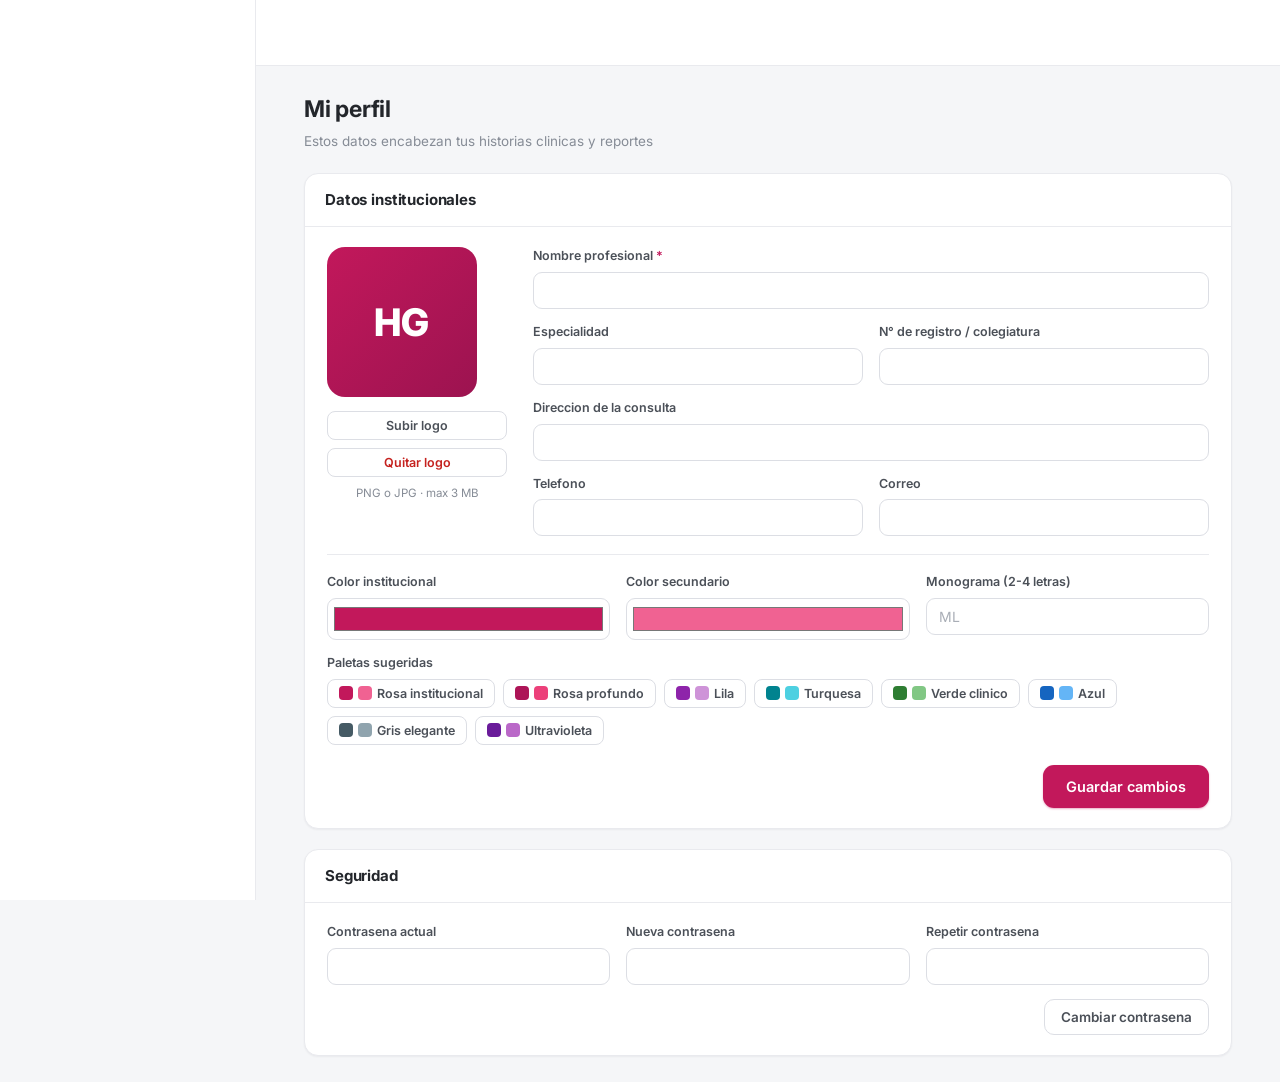
<file: public/perfil.html>
<!DOCTYPE html>
<html lang="es">
<head>
  <meta charset="UTF-8">
  <meta name="viewport" content="width=device-width, initial-scale=1.0">
  <meta name="theme-color" content="#C2185B">
  <title>Mi perfil · Historia Clinica Ginecologica</title>
  <link rel="preconnect" href="https://fonts.googleapis.com">
  <link rel="preconnect" href="https://fonts.gstatic.com" crossorigin>
  <link href="https://fonts.googleapis.com/css2?family=Inter:wght@400;500;600;700;800&display=swap" rel="stylesheet">
  <link rel="stylesheet" href="assets/css/app.css">
</head>
<body data-title="Mi perfil" data-sub="Datos institucionales, logo y colores">

<div class="app">
  <aside id="sidebar" class="sidebar"></aside>
  <div id="scrim" class="scrim"></div>

  <div class="main">
    <header id="topbar" class="topbar"></header>

    <main class="content" style="max-width:980px">
      <div class="page-head">
        <div>
          <h1>Mi perfil</h1>
          <div class="desc">Estos datos encabezan tus historias clinicas y reportes</div>
        </div>
      </div>

      <div class="card">
        <div class="card-head"><h3>Datos institucionales</h3></div>
        <div class="card-pad">
            <div class="grid grid-perfil" style="gap:26px">
            <div>
              <div class="brand-logo" id="previewLogo" style="width:150px;height:150px;border-radius:18px;font-size:38px">HG</div>
              <input type="file" id="inputLogo" accept="image/png,image/jpeg,image/webp" class="hide">
              <button class="btn btn-ghost btn-sm btn-block mt-14" id="btnLogo">Subir logo</button>
              <button class="btn btn-ghost btn-sm btn-block mt-8" id="btnQuitarLogo" style="color:var(--danger)">Quitar logo</button>
              <div class="field-hint mt-8" style="text-align:center">PNG o JPG · max 3 MB</div>
            </div>

            <div class="form-grid cols-2">
              <div class="field span-2">
                <label>Nombre profesional <span class="req">*</span></label>
                <input class="input" id="fNombre">
              </div>
              <div class="field">
                <label>Especialidad</label>
                <input class="input" id="fEspecialidad">
              </div>
              <div class="field">
                <label>N° de registro / colegiatura</label>
                <input class="input" id="fColegiatura">
              </div>
              <div class="field span-2">
                <label>Direccion de la consulta</label>
                <input class="input" id="fDireccion">
              </div>
              <div class="field">
                <label>Telefono</label>
                <input class="input" id="fTelefono">
              </div>
              <div class="field">
                <label>Correo</label>
                <input class="input" type="email" id="fCorreo">
              </div>
            </div>
          </div>

          <div class="divider"></div>

          <div class="form-grid cols-3">
            <div class="field">
              <label>Color institucional</label>
              <input class="input" type="color" id="fColor" value="#C2185B" style="height:42px;padding:4px">
            </div>
            <div class="field">
              <label>Color secundario</label>
              <input class="input" type="color" id="fColor2" value="#F06292" style="height:42px;padding:4px">
            </div>
            <div class="field">
              <label>Monograma (2-4 letras)</label>
              <input class="input" id="fMonograma" maxlength="4" placeholder="ML">
            </div>
            <div class="field span-3">
              <label>Paletas sugeridas</label>
              <div class="flex gap-8 wrap" id="paletas"></div>
            </div>
          </div>

          <div class="flex gap-10 mt-20" style="justify-content:flex-end">
            <button class="btn btn-primary btn-lg" id="btnGuardarPerfil">Guardar cambios</button>
          </div>
        </div>
      </div>

      <div class="card mt-20">
        <div class="card-head"><h3>Seguridad</h3></div>
        <div class="card-pad">
          <div class="form-grid cols-3">
            <div class="field">
              <label>Contrasena actual</label>
              <input class="input" type="password" id="pActual" autocomplete="current-password">
            </div>
            <div class="field">
              <label>Nueva contrasena</label>
              <input class="input" type="password" id="pNueva" autocomplete="new-password">
            </div>
            <div class="field">
              <label>Repetir contrasena</label>
              <input class="input" type="password" id="pRepetir" autocomplete="new-password">
            </div>
          </div>
          <div class="flex mt-14" style="justify-content:flex-end">
            <button class="btn btn-ghost" id="btnPassword">Cambiar contrasena</button>
          </div>
        </div>
      </div>
    </main>
  </div>
</div>

<script src="assets/js/app.js"></script>
<script src="assets/js/perfil.js"></script>
</body>
</html>
</file>
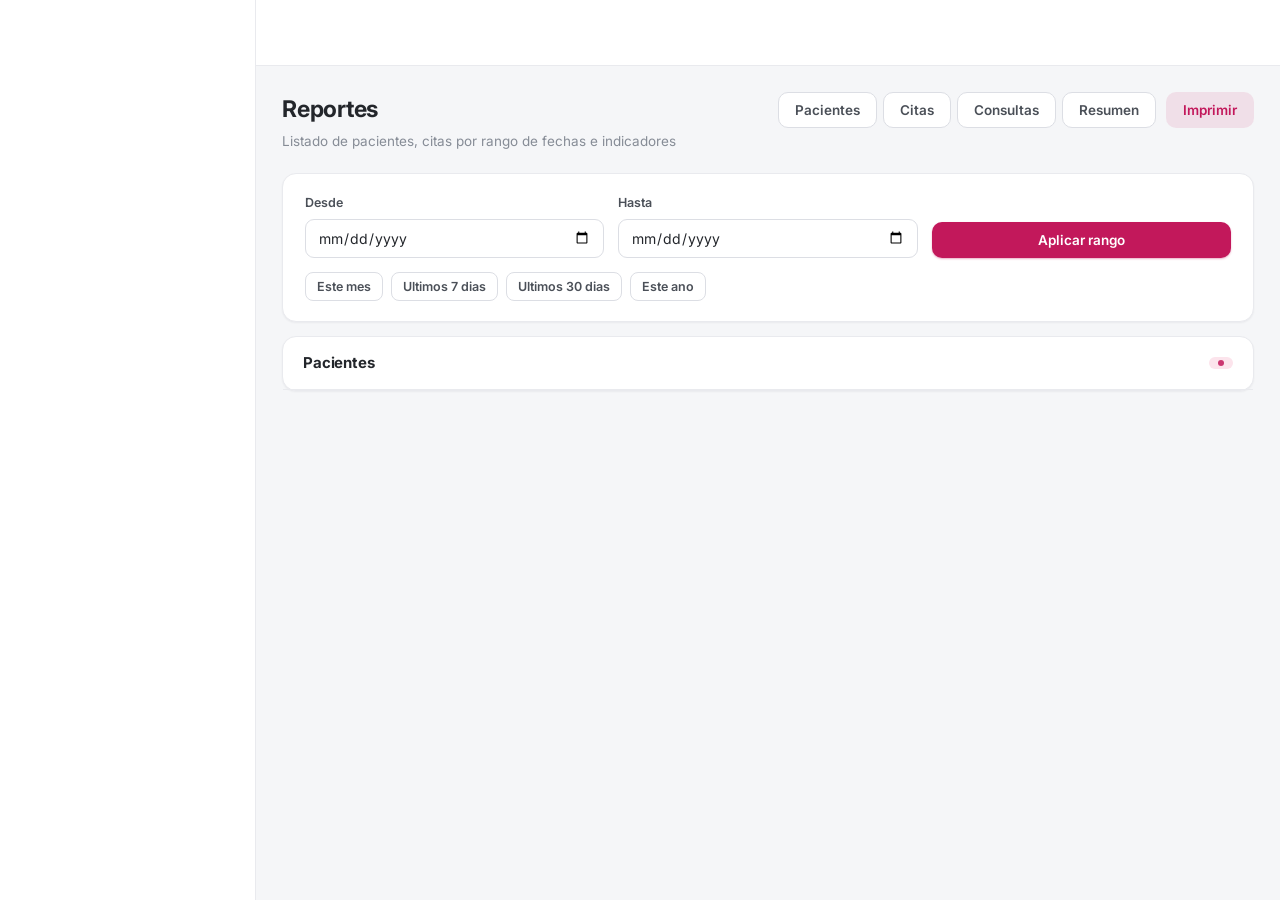
<file: public/reportes.html>
<!DOCTYPE html>
<html lang="es">
<head>
  <meta charset="UTF-8">
  <meta name="viewport" content="width=device-width, initial-scale=1.0">
  <meta name="theme-color" content="#C2185B">
  <title>Reportes · Historia Clinica Ginecologica</title>
  <link rel="preconnect" href="https://fonts.googleapis.com">
  <link rel="preconnect" href="https://fonts.gstatic.com" crossorigin>
  <link href="https://fonts.googleapis.com/css2?family=Inter:wght@400;500;600;700;800&display=swap" rel="stylesheet">
  <link rel="stylesheet" href="assets/css/app.css">
</head>
<body data-title="Reportes" data-sub="Listas, rangos de fechas e indicadores">

<div class="app">
  <aside id="sidebar" class="sidebar"></aside>
  <div id="scrim" class="scrim"></div>

  <div class="main">
    <header id="topbar" class="topbar"></header>

    <main class="content">
      <div class="page-head no-print">
        <div>
          <h1>Reportes</h1>
          <div class="desc">Listado de pacientes, citas por rango de fechas e indicadores</div>
        </div>
        <div class="page-actions">
          <div class="flex gap-6">
            <button class="btn btn-ghost" data-tab="pacientes">Pacientes</button>
            <button class="btn btn-ghost" data-tab="citas">Citas</button>
            <button class="btn btn-ghost" data-tab="consultas">Consultas</button>
            <button class="btn btn-ghost" data-tab="resumen">Resumen</button>
          </div>
          <button class="btn btn-soft" id="btnImprimir">Imprimir</button>
        </div>
      </div>

      <div class="card no-print" id="filtros">
        <div class="card-pad">
          <div class="form-grid cols-3" style="gap:14px">
            <div class="field">
              <label>Desde</label>
              <input class="input" type="date" id="desde">
            </div>
            <div class="field">
              <label>Hasta</label>
              <input class="input" type="date" id="hasta">
            </div>
            <div class="field" style="justify-content:flex-end">
              <button class="btn btn-primary btn-block" id="btnAplicar">Aplicar rango</button>
            </div>
          </div>
          <div class="flex gap-8 wrap mt-14">
            <button class="btn btn-ghost btn-sm" data-rango="mes">Este mes</button>
            <button class="btn btn-ghost btn-sm" data-rango="7">Ultimos 7 dias</button>
            <button class="btn btn-ghost btn-sm" data-rango="30">Ultimos 30 dias</button>
            <button class="btn btn-ghost btn-sm" data-rango="anio">Este ano</button>
          </div>
        </div>
      </div>

      <div class="card mt-14">
        <div class="card-head">
          <div>
            <h3 id="tituloReporte">Pacientes</h3>
            <div class="hint" id="hintReporte"></div>
          </div>
          <span class="badge rosa" id="badgeTotal"></span>
        </div>
        <div class="table-wrap" id="cuerpoReporte"></div>
      </div>
    </main>
  </div>
</div>

<script src="assets/js/app.js"></script>
<script src="assets/js/reportes.js"></script>
</body>
</html>
</file>
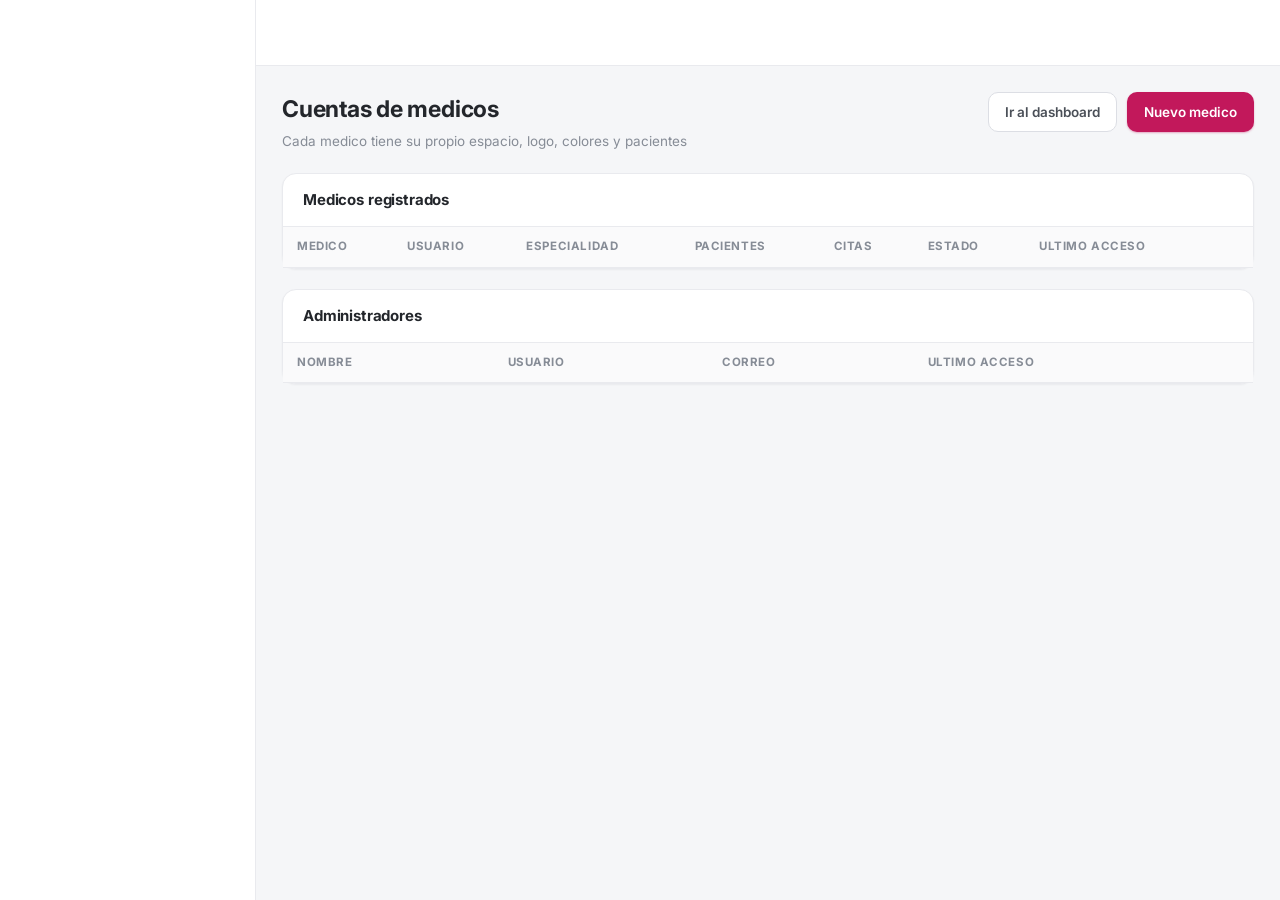
<file: public/usuarios.html>
<!DOCTYPE html>
<html lang="es">
<head>
  <meta charset="UTF-8">
  <meta name="viewport" content="width=device-width, initial-scale=1.0">
  <meta name="theme-color" content="#C2185B">
  <title>Cuentas · Administracion</title>
  <link rel="preconnect" href="https://fonts.googleapis.com">
  <link rel="preconnect" href="https://fonts.gstatic.com" crossorigin>
  <link href="https://fonts.googleapis.com/css2?family=Inter:wght@400;500;600;700;800&display=swap" rel="stylesheet">
  <link rel="stylesheet" href="assets/css/app.css">
</head>
<body data-title="Cuentas de medicos" data-sub="Administracion de usuarios del sistema">

<div class="app">
  <aside id="sidebar" class="sidebar"></aside>
  <div id="scrim" class="scrim"></div>

  <div class="main">
    <header id="topbar" class="topbar"></header>

    <main class="content">
      <div class="page-head">
        <div>
          <h1>Cuentas de medicos</h1>
          <div class="desc">Cada medico tiene su propio espacio, logo, colores y pacientes</div>
        </div>
        <div class="page-actions">
          <a class="btn btn-ghost" href="dashboard.html">Ir al dashboard</a>
          <button class="btn btn-primary" id="btnNuevoMedico">Nuevo medico</button>
        </div>
      </div>

      <div class="card">
        <div class="card-head">
          <h3>Medicos registrados</h3>
          <span class="hint" id="contadorMedicos"></span>
        </div>
        <div class="table-wrap">
          <table class="table">
            <thead>
              <tr>
                <th>Medico</th>
                <th>Usuario</th>
                <th>Especialidad</th>
                <th>Pacientes</th>
                <th>Citas</th>
                <th>Estado</th>
                <th>Ultimo acceso</th>
                <th></th>
              </tr>
            </thead>
            <tbody id="cuerpoMedicos"></tbody>
          </table>
        </div>
      </div>

      <div class="card mt-20" id="cardAdmins">
        <div class="card-head"><h3>Administradores</h3></div>
        <div class="table-wrap">
          <table class="table">
            <thead><tr><th>Nombre</th><th>Usuario</th><th>Correo</th><th>Ultimo acceso</th></tr></thead>
            <tbody id="cuerpoAdmins"></tbody>
          </table>
        </div>
      </div>
    </main>
  </div>
</div>

<!-- Modal medico -->
<div class="modal-backdrop" id="modalMedico">
  <div class="modal wide">
    <div class="modal-head">
      <h3 id="tituloModalMedico">Nuevo medico</h3>
      <button class="modal-close" data-cerrar>&#10005;</button>
    </div>
    <div class="modal-body">
      <form id="formMedico">
        <div class="form-grid cols-2">
          <div class="field span-2">
            <label>Nombre completo <span class="req">*</span></label>
            <input class="input" name="nombre" required placeholder="Dra. ... / Dr. ...">
          </div>
          <div class="field">
            <label>Usuario <span class="req">*</span></label>
            <input class="input" name="usuario" required placeholder="nombre.apellido" id="fUsuario">
          </div>
          <div class="field">
            <label>Contrasena <span class="req">*</span></label>
            <input class="input" name="password" type="text" placeholder="Minimo 6 caracteres" id="fPassword">
            <span class="field-hint">Se envia al medico; podra cambiarla desde su perfil</span>
          </div>

          <div class="field">
            <label>Especialidad</label>
            <input class="input" name="especialidad" value="Ginecologia y Obstetricia">
          </div>
          <div class="field">
            <label>N° registro / colegiatura</label>
            <input class="input" name="colegiatura" placeholder="N° 00.000 - CMP">
          </div>

          <div class="field">
            <label>Correo</label>
            <input class="input" name="email" type="email" placeholder="correo@clinica.com">
          </div>
          <div class="field">
            <label>Telefono</label>
            <input class="input" name="telefono" placeholder="(02) 000 0000">
          </div>

          <div class="field span-2">
            <label>Direccion</label>
            <input class="input" name="direccion" placeholder="Ciudad, calle y numero">
          </div>

          <div class="field">
            <label>Color institucional</label>
            <input class="input" type="color" name="color_primario" value="#C2185B" style="height:42px;padding:4px">
          </div>
          <div class="field">
            <label>Monograma</label>
            <input class="input" name="monograma" maxlength="4" placeholder="Auto">
          </div>
        </div>
        <div id="avisoPassword" class="hide"></div>
      </form>
    </div>
    <div class="modal-foot">
      <button class="btn btn-ghost" data-cerrar>Cancelar</button>
      <button class="btn btn-primary" id="btnGuardarMedico">Crear cuenta</button>
    </div>
  </div>
</div>

<script src="assets/js/app.js"></script>
<script src="assets/js/usuarios.js"></script>
</body>
</html>
</file>
<file: public/assets/css/app.css>
/* =============================================================
   Historia Clinica Ginecologica - Sistema visual
   Paleta: rosa institucional / blanco / gris claro
   ============================================================= */

:root {
  --primary: #C2185B;
  --primary-dark: #9C1350;
  --primary-rgb: 194, 24, 91;
  --primary-soft: #FCE4EC;
  --primary-softer: #FDF1F5;
  --primary-contrast: #ffffff;

  --bg: #F5F6F8;
  --surface: #ffffff;
  --surface-2: #FAFAFB;
  --border: #E9EAEE;
  --border-strong: #DCDEE4;

  --text: #23262B;
  --text-2: #4B5058;
  --muted: #868C96;

  --success: #1E8E3E;
  --success-soft: #E6F4EA;
  --warning: #B26A00;
  --warning-soft: #FEF3E2;
  --danger: #C5221F;
  --danger-soft: #FCE8E6;
  --info: #1A73E8;
  --info-soft: #E8F0FE;

  --radius: 14px;
  --radius-sm: 9px;
  --radius-lg: 20px;
  --shadow-sm: 0 1px 2px rgba(16, 24, 40, .05);
  --shadow: 0 1px 3px rgba(16, 24, 40, .08), 0 1px 2px rgba(16, 24, 40, .04);
  --shadow-lg: 0 12px 32px rgba(16, 24, 40, .14);

  --sidebar-w: 256px;
  --topbar-h: 66px;
  --font: 'Inter', 'Poppins', -apple-system, BlinkMacSystemFont, 'Segoe UI', Roboto, sans-serif;
}

* { box-sizing: border-box; }

html, body {
  margin: 0;
  padding: 0;
  height: 100%;
}

body {
  font-family: var(--font);
  background: var(--bg);
  color: var(--text);
  font-size: 14.5px;
  line-height: 1.5;
  -webkit-font-smoothing: antialiased;
}

a { color: var(--primary); text-decoration: none; }
a:hover { text-decoration: underline; }

h1, h2, h3, h4 { margin: 0; font-weight: 700; letter-spacing: -.01em; }

/* ============================ LAYOUT ============================ */
.app { display: flex; min-height: 100vh; }

.sidebar {
  width: var(--sidebar-w);
  background: var(--surface);
  border-right: 1px solid var(--border);
  position: fixed;
  inset: 0 auto 0 0;
  display: flex;
  flex-direction: column;
  z-index: 60;
  transition: transform .25s ease;
}

.sidebar-brand {
  display: flex;
  align-items: center;
  gap: 12px;
  padding: 20px 20px 16px;
  border-bottom: 1px solid var(--border);
}

.brand-logo {
  width: 42px;
  height: 42px;
  border-radius: 12px;
  background: linear-gradient(135deg, var(--primary), var(--primary-dark));
  color: #fff;
  display: grid;
  place-items: center;
  font-weight: 800;
  font-size: 15px;
  letter-spacing: .02em;
  overflow: hidden;
  flex: 0 0 auto;
}
.brand-logo img { width: 100%; height: 100%; object-fit: cover; }

.brand-text { min-width: 0; }
.brand-text strong {
  display: block;
  font-size: 14.5px;
  line-height: 1.25;
  white-space: nowrap;
  overflow: hidden;
  text-overflow: ellipsis;
}
.brand-text span {
  display: block;
  font-size: 11.5px;
  color: var(--muted);
  white-space: nowrap;
  overflow: hidden;
  text-overflow: ellipsis;
}

.sidebar-nav { padding: 14px 12px; flex: 1; overflow-y: auto; }
.nav-label {
  font-size: 10.5px;
  text-transform: uppercase;
  letter-spacing: .1em;
  color: var(--muted);
  font-weight: 700;
  padding: 12px 12px 6px;
}

.nav-item {
  display: flex;
  align-items: center;
  gap: 11px;
  padding: 10px 12px;
  border-radius: 10px;
  color: var(--text-2);
  font-weight: 500;
  font-size: 14px;
  margin-bottom: 3px;
  transition: background .15s, color .15s;
}
.nav-item:hover { background: var(--surface-2); text-decoration: none; color: var(--text); }
.nav-item.active {
  background: rgba(var(--primary-rgb), .10);
  color: var(--primary);
  font-weight: 600;
}
.nav-item svg { width: 18px; height: 18px; flex: 0 0 auto; }

.sidebar-foot {
  border-top: 1px solid var(--border);
  padding: 14px;
  display: flex;
  align-items: center;
  gap: 10px;
}
.avatar {
  width: 36px;
  height: 36px;
  border-radius: 50%;
  background: rgba(var(--primary-rgb), .12);
  color: var(--primary);
  display: grid;
  place-items: center;
  font-weight: 700;
  font-size: 13px;
  flex: 0 0 auto;
  overflow: hidden;
}
.avatar img { width: 100%; height: 100%; object-fit: cover; }
.sidebar-foot .who { min-width: 0; flex: 1; }
.sidebar-foot .who strong {
  display: block; font-size: 13px; font-weight: 600;
  white-space: nowrap; overflow: hidden; text-overflow: ellipsis;
}
.sidebar-foot .who span { font-size: 11.5px; color: var(--muted); }

.main { flex: 1; margin-left: var(--sidebar-w); display: flex; flex-direction: column; min-width: 0; }

.topbar {
  height: var(--topbar-h);
  background: var(--surface);
  border-bottom: 1px solid var(--border);
  display: flex;
  align-items: center;
  gap: 16px;
  padding: 0 24px;
  position: sticky;
  top: 0;
  z-index: 40;
}
.topbar h2 { font-size: 17px; }
.topbar .sub { font-size: 12.5px; color: var(--muted); font-weight: 400; }
.topbar-spacer { flex: 1; }

.search-box {
  display: flex;
  align-items: center;
  gap: 8px;
  background: var(--bg);
  border: 1px solid transparent;
  border-radius: 999px;
  padding: 8px 16px;
  width: 300px;
  transition: border-color .15s, background .15s;
}
.search-box:focus-within { background: #fff; border-color: rgba(var(--primary-rgb), .45); }
.search-box input {
  border: 0; background: transparent; outline: none;
  font-family: inherit; font-size: 13.5px; width: 100%; color: var(--text);
}
.search-box svg { width: 16px; height: 16px; color: var(--muted); flex: 0 0 auto; }

.content { padding: 26px; max-width: 1360px; width: 100%; margin: 0 auto; flex: 1; }

.menu-toggle {
  display: none;
  background: none; border: 1px solid var(--border);
  border-radius: 10px; width: 38px; height: 38px;
  cursor: pointer; color: var(--text); align-items: center; justify-content: center;
}

/* ============================ CABECERA DE PAGINA ============================ */
.page-head {
  display: flex;
  align-items: flex-start;
  justify-content: space-between;
  gap: 18px;
  margin-bottom: 22px;
  flex-wrap: wrap;
}
.page-head h1 { font-size: 23px; }
.page-head .desc { color: var(--muted); font-size: 13.5px; margin-top: 4px; }
.page-actions { display: flex; gap: 10px; flex-wrap: wrap; }

/* ============================ TARJETAS ============================ */
.card {
  background: var(--surface);
  border: 1px solid var(--border);
  border-radius: var(--radius);
  box-shadow: var(--shadow-sm);
}
.card-pad { padding: 20px 22px; }
.card-head {
  padding: 15px 20px;
  border-bottom: 1px solid var(--border);
  display: flex;
  align-items: center;
  justify-content: space-between;
  gap: 12px;
}
.card-head h3 { font-size: 15px; }
.card-head .hint { font-size: 12.5px; color: var(--muted); }

.grid { display: grid; gap: 18px; }
.grid-2 { grid-template-columns: repeat(2, minmax(0, 1fr)); }
.grid-3 { grid-template-columns: repeat(3, minmax(0, 1fr)); }
.grid-4 { grid-template-columns: repeat(4, minmax(0, 1fr)); }

/* Rejillas asimetricas que se apilan en pantallas pequenas */
.grid-split { grid-template-columns: minmax(0, 1.3fr) minmax(0, 1fr); align-items: start; }
.grid-calendario { grid-template-columns: minmax(0, 1.6fr) minmax(280px, 1fr); align-items: start; }
.grid-perfil { grid-template-columns: 180px minmax(0, 1fr); align-items: start; }

.kpi {
  background: var(--surface);
  border: 1px solid var(--border);
  border-radius: var(--radius);
  padding: 18px;
  display: flex;
  gap: 14px;
  align-items: flex-start;
  box-shadow: var(--shadow-sm);
}
.kpi .ico {
  width: 42px; height: 42px; border-radius: 12px;
  display: grid; place-items: center; flex: 0 0 auto;
  background: rgba(var(--primary-rgb), .10); color: var(--primary);
}
.kpi .ico svg { width: 20px; height: 20px; }
.kpi .ico.green { background: var(--success-soft); color: var(--success); }
.kpi .ico.amber { background: var(--warning-soft); color: var(--warning); }
.kpi .ico.blue  { background: var(--info-soft); color: var(--info); }
.kpi .num { font-size: 26px; font-weight: 800; line-height: 1.1; letter-spacing: -.02em; }
.kpi .lbl { font-size: 12.5px; color: var(--muted); margin-top: 2px; }

/* ============================ BOTONES ============================ */
.btn {
  display: inline-flex;
  align-items: center;
  justify-content: center;
  gap: 8px;
  font-family: inherit;
  font-size: 13.5px;
  font-weight: 600;
  padding: 9px 16px;
  border-radius: 10px;
  border: 1px solid transparent;
  cursor: pointer;
  transition: all .15s;
  white-space: nowrap;
  text-decoration: none;
}
.btn:hover { text-decoration: none; }
.btn svg { width: 16px; height: 16px; }
.btn:disabled { opacity: .55; cursor: not-allowed; }

.btn-primary {
  background: var(--primary);
  color: #fff;
  box-shadow: 0 1px 2px rgba(var(--primary-rgb), .35);
}
.btn-primary:hover:not(:disabled) { background: var(--primary-dark); color: #fff; }

.btn-ghost {
  background: var(--surface);
  border-color: var(--border-strong);
  color: var(--text-2);
}
.btn-ghost:hover:not(:disabled) { background: var(--surface-2); color: var(--text); }

.btn-soft {
  background: rgba(var(--primary-rgb), .10);
  color: var(--primary);
}
.btn-soft:hover:not(:disabled) { background: rgba(var(--primary-rgb), .18); color: var(--primary); }

.btn-danger { background: var(--danger); color: #fff; }
.btn-danger:hover:not(:disabled) { filter: brightness(.94); color: #fff; }

.btn-sm { padding: 6px 11px; font-size: 12.5px; border-radius: 8px; }
.btn-lg { padding: 12px 22px; font-size: 14.5px; border-radius: 11px; }
.btn-block { width: 100%; }
.btn-icon { padding: 8px; width: 34px; height: 34px; }

/* ============================ FORMULARIOS ============================ */
.form-grid {
  display: grid;
  grid-template-columns: repeat(4, minmax(0, 1fr));
  gap: 14px 16px;
}
.form-grid.cols-3 { grid-template-columns: repeat(3, minmax(0, 1fr)); }
.form-grid.cols-2 { grid-template-columns: repeat(2, minmax(0, 1fr)); }

.field { display: flex; flex-direction: column; gap: 6px; min-width: 0; }
.field.span-2 { grid-column: span 2; }
.field.span-3 { grid-column: span 3; }
.field.span-4 { grid-column: span 4; }

.field label {
  font-size: 12.5px;
  font-weight: 600;
  color: var(--text-2);
}
.field label .req { color: var(--primary); }

.input, .select, .textarea {
  font-family: inherit;
  font-size: 14px;
  color: var(--text);
  background: #fff;
  border: 1px solid var(--border-strong);
  border-radius: 9px;
  padding: 9px 12px;
  outline: none;
  width: 100%;
  transition: border-color .15s, box-shadow .15s;
}
.input:focus, .select:focus, .textarea:focus {
  border-color: rgba(var(--primary-rgb), .65);
  box-shadow: 0 0 0 3px rgba(var(--primary-rgb), .13);
}
.input::placeholder, .textarea::placeholder { color: #A9AEB6; }
.textarea { min-height: 84px; resize: vertical; line-height: 1.55; }
.textarea.tall { min-height: 110px; }
.select { appearance: none; background-image: url("data:image/svg+xml;charset=UTF-8,%3csvg xmlns='http://www.w3.org/2000/svg' viewBox='0 0 24 24' fill='none' stroke='%23868C96' stroke-width='2.2' stroke-linecap='round' stroke-linejoin='round'%3e%3cpolyline points='6 9 12 15 18 9'%3e%3c/polyline%3e%3c/svg%3e");
  background-repeat: no-repeat; background-position: right 10px center; background-size: 15px; padding-right: 34px; }
.input[readonly] { background: var(--surface-2); color: var(--text-2); }

.field-hint { font-size: 11.5px; color: var(--muted); }

/* Casillas */
.checks { display: flex; flex-wrap: wrap; gap: 8px; }
.check {
  display: inline-flex;
  align-items: center;
  gap: 8px;
  background: #fff;
  border: 1px solid var(--border-strong);
  border-radius: 9px;
  padding: 8px 13px;
  font-size: 13.5px;
  cursor: pointer;
  user-select: none;
  transition: all .15s;
  color: var(--text-2);
}
.check:hover { border-color: rgba(var(--primary-rgb), .5); }
.check input { accent-color: var(--primary); width: 15px; height: 15px; margin: 0; cursor: pointer; }
.check.on {
  background: rgba(var(--primary-rgb), .09);
  border-color: rgba(var(--primary-rgb), .55);
  color: var(--primary);
  font-weight: 600;
}

/* ============================ SECCIONES COLAPSABLES ============================ */
.section {
  background: var(--surface);
  border: 1px solid var(--border);
  border-radius: var(--radius);
  overflow: hidden;
  box-shadow: var(--shadow-sm);
  margin-bottom: 16px;
}
.section-head {
  display: flex;
  align-items: center;
  gap: 13px;
  padding: 14px 18px;
  background: linear-gradient(135deg, rgba(var(--primary-rgb), .12), rgba(var(--primary-rgb), .05));
  border-bottom: 1px solid transparent;
  cursor: pointer;
  user-select: none;
}
.section.collapsed .section-head { border-bottom-color: transparent; }
.section:not(.collapsed) .section-head { border-bottom-color: var(--border); }
.section-head:hover { background: linear-gradient(135deg, rgba(var(--primary-rgb), .17), rgba(var(--primary-rgb), .08)); }

.section-num {
  width: 30px; height: 30px;
  border-radius: 9px;
  background: var(--primary);
  color: #fff;
  font-size: 13px;
  font-weight: 700;
  display: grid;
  place-items: center;
  flex: 0 0 auto;
}
.section-head h3 { font-size: 15px; color: var(--primary-dark); flex: 1; }
.section-head .toggle {
  width: 26px; height: 26px;
  display: grid; place-items: center;
  color: var(--primary);
  transition: transform .2s;
}
.section.collapsed .section-head .toggle { transform: rotate(-90deg); }
.section-body { padding: 20px 18px; }
.section.collapsed .section-body { display: none; }

/* ============================ TABLAS ============================ */
.table-wrap { overflow-x: auto; }
table.table { width: 100%; border-collapse: collapse; font-size: 13.5px; }
.table thead th {
  text-align: left;
  font-size: 11.5px;
  text-transform: uppercase;
  letter-spacing: .05em;
  color: var(--muted);
  font-weight: 700;
  padding: 11px 14px;
  background: var(--surface-2);
  border-bottom: 1px solid var(--border);
  white-space: nowrap;
}
.table tbody td {
  padding: 12px 14px;
  border-bottom: 1px solid var(--border);
  vertical-align: middle;
}
.table tbody tr:last-child td { border-bottom: 0; }
.table tbody tr:hover { background: var(--primary-softer); }
.table tbody tr.clickable { cursor: pointer; }
.table .num { text-align: right; font-variant-numeric: tabular-nums; }
.table-empty {
  text-align: center;
  padding: 42px 20px;
  color: var(--muted);
}
.table-empty strong { display: block; color: var(--text-2); margin-bottom: 4px; font-size: 15px; }

/* ============================ BADGES ============================ */
.badge {
  display: inline-flex;
  align-items: center;
  gap: 5px;
  font-size: 11.5px;
  font-weight: 700;
  padding: 3px 9px;
  border-radius: 999px;
  white-space: nowrap;
  background: var(--bg);
  color: var(--text-2);
}
.badge::before {
  content: '';
  width: 6px; height: 6px; border-radius: 50%;
  background: currentColor;
  opacity: .85;
}
.badge.no-dot::before { display: none; }
.badge.rosa { background: var(--primary-soft); color: var(--primary); }
.badge.green { background: var(--success-soft); color: var(--success); }
.badge.amber { background: var(--warning-soft); color: var(--warning); }
.badge.red { background: var(--danger-soft); color: var(--danger); }
.badge.blue { background: var(--info-soft); color: var(--info); }
.badge.gray { background: #EEF0F3; color: var(--text-2); }

/* ============================ LISTAS ============================ */
.list { display: flex; flex-direction: column; }
.list-item {
  display: flex;
  align-items: center;
  gap: 13px;
  padding: 13px 18px;
  border-bottom: 1px solid var(--border);
}
.list-item:last-child { border-bottom: 0; }
.list-item.clickable { cursor: pointer; }
.list-item.clickable:hover { background: var(--primary-softer); }
.list-item .when {
  font-size: 12px;
  color: var(--muted);
  min-width: 74px;
  font-variant-numeric: tabular-nums;
  font-weight: 600;
}
.list-item .grow { flex: 1; min-width: 0; }
.list-item .grow strong { display: block; font-size: 14px; font-weight: 600; }
.list-item .grow span { font-size: 12.5px; color: var(--muted); }

/* ============================ TIMELINE ============================ */
.timeline { position: relative; padding-left: 6px; }
.timeline-item {
  position: relative;
  padding: 0 0 22px 30px;
  border-left: 2px solid var(--border);
  margin-left: 8px;
}
.timeline-item:last-child { border-left-color: transparent; padding-bottom: 0; }
.timeline-item::before {
  content: '';
  position: absolute;
  left: -8px; top: 2px;
  width: 14px; height: 14px;
  border-radius: 50%;
  background: #fff;
  border: 3px solid var(--primary);
}
.timeline-item.actual::before { background: var(--primary); box-shadow: 0 0 0 4px rgba(var(--primary-rgb), .18); }
.timeline-item .t-date { font-size: 12px; color: var(--muted); font-weight: 600; }
.timeline-item .t-title { font-size: 14.5px; font-weight: 700; margin: 2px 0 4px; }
.timeline-item .t-body { font-size: 13px; color: var(--text-2); }
.timeline-item .t-actions { margin-top: 8px; display: flex; gap: 8px; }

/* ============================ IMAGENES ============================ */
.dropzone {
  border: 2px dashed var(--border-strong);
  border-radius: var(--radius);
  background: var(--surface-2);
  padding: 26px;
  text-align: center;
  cursor: pointer;
  transition: all .15s;
}
.dropzone:hover, .dropzone.drag {
  border-color: var(--primary);
  background: rgba(var(--primary-rgb), .05);
}
.dropzone strong { display: block; font-size: 14.5px; margin-bottom: 3px; }
.dropzone span { font-size: 12.5px; color: var(--muted); }
.dropzone svg { width: 30px; height: 30px; color: var(--primary); margin-bottom: 8px; }

.img-grid {
  display: grid;
  grid-template-columns: repeat(auto-fill, minmax(230px, 1fr));
  gap: 14px;
  margin-top: 16px;
}
.img-card {
  border: 1px solid var(--border);
  border-radius: 12px;
  overflow: hidden;
  background: #fff;
  display: flex;
  flex-direction: column;
}
.img-thumb {
  height: 148px;
  background: #F1F2F5;
  display: grid;
  place-items: center;
  overflow: hidden;
  position: relative;
  cursor: pointer;
}
.img-thumb img { width: 100%; height: 100%; object-fit: contain; background: #fff; }
.img-thumb .pdf-tag {
  font-size: 12px; font-weight: 700; color: var(--danger);
  display: flex; flex-direction: column; align-items: center; gap: 6px;
}
.img-meta { padding: 11px 12px; display: flex; flex-direction: column; gap: 8px; }
.img-meta .input { padding: 6px 9px; font-size: 12.5px; }
.img-meta .row { display: flex; gap: 8px; }
.img-meta .row .input { min-width: 0; }

/* ============================ MODAL / TOAST ============================ */
.modal-backdrop {
  position: fixed;
  inset: 0;
  background: rgba(20, 22, 28, .55);
  backdrop-filter: blur(2px);
  display: none;
  align-items: center;
  justify-content: center;
  padding: 24px;
  z-index: 200;
}
.modal-backdrop.open { display: flex; }
.modal {
  background: #fff;
  border-radius: var(--radius-lg);
  box-shadow: var(--shadow-lg);
  width: 100%;
  max-width: 560px;
  max-height: 88vh;
  display: flex;
  flex-direction: column;
  animation: modalIn .18s ease;
}
.modal.wide { max-width: 760px; }
@keyframes modalIn { from { opacity: 0; transform: translateY(12px) scale(.98); } to { opacity: 1; transform: none; } }
.modal-head {
  padding: 18px 22px;
  border-bottom: 1px solid var(--border);
  display: flex;
  align-items: center;
  justify-content: space-between;
}
.modal-head h3 { font-size: 16.5px; }
.modal-body { padding: 20px 22px; overflow-y: auto; }
.modal-foot {
  padding: 15px 22px;
  border-top: 1px solid var(--border);
  display: flex;
  justify-content: flex-end;
  gap: 10px;
}
.modal-close {
  background: none; border: 0; cursor: pointer;
  width: 32px; height: 32px; border-radius: 8px;
  color: var(--muted); display: grid; place-items: center;
}
.modal-close:hover { background: var(--bg); color: var(--text); }

#toasts {
  position: fixed;
  right: 22px;
  bottom: 22px;
  display: flex;
  flex-direction: column;
  gap: 10px;
  z-index: 500;
}
.toast {
  background: #23262B;
  color: #fff;
  padding: 12px 16px;
  border-radius: 11px;
  font-size: 13.5px;
  box-shadow: var(--shadow-lg);
  display: flex;
  align-items: center;
  gap: 10px;
  max-width: 380px;
  animation: toastIn .2s ease;
}
.toast.ok { background: var(--success); }
.toast.err { background: var(--danger); }
@keyframes toastIn { from { opacity: 0; transform: translateX(24px); } to { opacity: 1; transform: none; } }

/* ============================ VACIO / CARGA ============================ */
.empty {
  text-align: center;
  padding: 46px 20px;
  color: var(--muted);
}
.empty .icon {
  width: 56px; height: 56px;
  margin: 0 auto 12px;
  border-radius: 16px;
  background: var(--primary-soft);
  color: var(--primary);
  display: grid; place-items: center;
}
.empty .icon svg { width: 26px; height: 26px; }
.empty strong { display: block; color: var(--text); font-size: 15.5px; margin-bottom: 4px; }

.loading {
  display: flex; align-items: center; justify-content: center;
  gap: 10px; padding: 60px 0; color: var(--muted); font-size: 14px;
}
.spinner {
  width: 18px; height: 18px;
  border: 2.5px solid rgba(var(--primary-rgb), .25);
  border-top-color: var(--primary);
  border-radius: 50%;
  animation: spin .7s linear infinite;
}
@keyframes spin { to { transform: rotate(360deg); } }

/* ============================ CALENDARIO ============================ */
.cal-head {
  display: flex;
  align-items: center;
  justify-content: space-between;
  gap: 12px;
  margin-bottom: 16px;
  flex-wrap: wrap;
}
.cal-title { font-size: 18px; font-weight: 700; text-transform: capitalize; }
.cal-nav { display: flex; gap: 6px; align-items: center; }

.cal {
  display: grid;
  grid-template-columns: repeat(7, minmax(0, 1fr));
  gap: 1px;
  background: var(--border);
  border: 1px solid var(--border);
  border-radius: var(--radius);
  overflow: hidden;
}
.cal-dow {
  background: var(--surface-2);
  padding: 9px 6px;
  text-align: center;
  font-size: 11px;
  font-weight: 700;
  text-transform: uppercase;
  letter-spacing: .05em;
  color: var(--muted);
}
.cal-day {
  background: #fff;
  min-height: 104px;
  padding: 7px;
  cursor: pointer;
  transition: background .12s;
  display: flex;
  flex-direction: column;
  gap: 4px;
}
.cal-day:hover { background: var(--primary-softer); }
.cal-day.out { background: #FBFBFC; color: #B9BDC4; }
.cal-day.sel { background: rgba(var(--primary-rgb), .10); box-shadow: inset 0 0 0 2px var(--primary); }
.cal-day.today .d-num { background: var(--primary); color: #fff; }
.d-num {
  width: 23px; height: 23px;
  border-radius: 50%;
  display: grid; place-items: center;
  font-size: 12px; font-weight: 600;
  align-self: flex-start;
}
.cal-ev {
  font-size: 10.5px;
  font-weight: 600;
  padding: 2px 6px;
  border-radius: 5px;
  background: var(--primary-soft);
  color: var(--primary-dark);
  white-space: nowrap;
  overflow: hidden;
  text-overflow: ellipsis;
}
.cal-ev.green { background: var(--success-soft); color: var(--success); }
.cal-ev.gray { background: #EEF0F3; color: var(--muted); text-decoration: line-through; }
.cal-more { font-size: 10.5px; color: var(--muted); font-weight: 600; padding-left: 4px; }

.cal.week .cal-day { min-height: 150px; }

/* ============================ LOGIN ============================ */
.login-wrap {
  min-height: 100vh;
  display: grid;
  grid-template-columns: 1.05fr 1fr;
}
.login-hero {
  background:
    radial-gradient(1000px 500px at 10% 10%, rgba(255,255,255,.16), transparent 60%),
    linear-gradient(150deg, var(--primary) 0%, var(--primary-dark) 62%, #6D0E3A 100%);
  color: #fff;
  padding: 54px;
  display: flex;
  flex-direction: column;
  justify-content: space-between;
  position: relative;
  overflow: hidden;
}
.login-hero::after {
  content: '';
  position: absolute;
  right: -110px; bottom: -110px;
  width: 340px; height: 340px;
  border-radius: 50%;
  background: rgba(255, 255, 255, .09);
}
.login-hero .brand { display: flex; align-items: center; gap: 13px; font-weight: 700; font-size: 17px; }
.login-hero .brand .brand-logo { background: rgba(255,255,255,.2); }
.login-hero h1 { font-size: 36px; line-height: 1.15; max-width: 460px; }
.login-hero p { font-size: 15px; opacity: .88; max-width: 440px; line-height: 1.65; }
.login-hero .feats { display: flex; flex-direction: column; gap: 11px; font-size: 14px; }
.login-hero .feats div { display: flex; gap: 10px; align-items: center; opacity: .93; }
.login-hero .feats svg { width: 17px; height: 17px; flex: 0 0 auto; }
.login-hero .foot { font-size: 12.5px; opacity: .7; }

.login-side {
  display: flex;
  align-items: center;
  justify-content: center;
  padding: 40px;
  background: var(--bg);
}
.login-card { width: 100%; max-width: 392px; }
.login-card h2 { font-size: 25px; margin-bottom: 5px; }
.login-card .sub { color: var(--muted); font-size: 14px; margin-bottom: 26px; }
.login-card .field { margin-bottom: 15px; }
.login-card .input { padding: 12px 14px; font-size: 14.5px; }
.login-note {
  margin-top: 18px;
  background: var(--primary-softer);
  border: 1px solid rgba(var(--primary-rgb), .2);
  border-radius: 11px;
  padding: 13px 15px;
  font-size: 12.5px;
  color: var(--text-2);
}
.login-note strong { display: block; color: var(--primary-dark); margin-bottom: 5px; font-size: 12.5px; }
.login-note code {
  background: #fff; border: 1px solid var(--border);
  padding: 1px 6px; border-radius: 5px; font-size: 12px;
  font-family: ui-monospace, SFMono-Regular, Menlo, monospace;
}
.login-note .row { display: flex; justify-content: space-between; gap: 8px; padding: 2px 0; }

/* ============================ UTILIDADES ============================ */
.flex { display: flex; }
.between { justify-content: space-between; }
.center { align-items: center; }
.wrap { flex-wrap: wrap; }
.gap-6 { gap: 6px; } .gap-8 { gap: 8px; } .gap-10 { gap: 10px; } .gap-14 { gap: 14px; }
.mt-8 { margin-top: 8px; } .mt-14 { margin-top: 14px; } .mt-20 { margin-top: 20px; }
.mb-0 { margin-bottom: 0 !important; } .mb-14 { margin-bottom: 14px; }
.text-muted { color: var(--muted); }
.text-sm { font-size: 12.5px; }
.text-right { text-align: right; }
.bold { font-weight: 700; }
.nowrap { white-space: nowrap; }
.hide { display: none !important; }
.divider { height: 1px; background: var(--border); margin: 18px 0; }
.scroll-x { overflow-x: auto; }

.dl { display: grid; grid-template-columns: repeat(auto-fit, minmax(190px, 1fr)); gap: 14px 20px; }
.dl .k { font-size: 11.5px; text-transform: uppercase; letter-spacing: .05em; color: var(--muted); font-weight: 700; }
.dl .v { font-size: 14.5px; font-weight: 600; margin-top: 2px; }

.pagination { display: flex; gap: 6px; align-items: center; justify-content: flex-end; margin-top: 16px; }
.pagination button {
  min-width: 32px; height: 32px;
  border-radius: 8px; border: 1px solid var(--border-strong);
  background: #fff; cursor: pointer; font-family: inherit;
  font-size: 13px; font-weight: 600; color: var(--text-2);
}
.pagination button.on { background: var(--primary); border-color: var(--primary); color: #fff; }
.pagination button:disabled { opacity: .45; cursor: default; }

.tip { position: relative; }

/* ============================ RESPONSIVE ============================ */
@media (max-width: 1180px) {
  .form-grid { grid-template-columns: repeat(3, minmax(0, 1fr)); }
  .grid-4 { grid-template-columns: repeat(2, minmax(0, 1fr)); }
}
@media (max-width: 980px) {
  .sidebar { transform: translateX(-100%); box-shadow: var(--shadow-lg); }
  .sidebar.open { transform: none; }
  .main { margin-left: 0; }
  .menu-toggle { display: flex; }
  .search-box { width: 190px; }
  .login-wrap { grid-template-columns: 1fr; }
  .login-hero { display: none; }
  .grid-3, .grid-2 { grid-template-columns: 1fr; }
  .grid-split, .grid-calendario, .grid-perfil { grid-template-columns: minmax(0, 1fr); }
}
@media (max-width: 760px) {
  .content { padding: 16px; }
  .form-grid, .form-grid.cols-3, .form-grid.cols-2 { grid-template-columns: 1fr; }
  .field.span-2, .field.span-3, .field.span-4 { grid-column: span 1; }
  .grid-4 { grid-template-columns: 1fr; }
  .grid-split, .grid-calendario, .grid-perfil { grid-template-columns: minmax(0, 1fr); }
  .topbar { padding: 0 14px; gap: 10px; }
  .search-box { width: 140px; }
  .cal-day { min-height: 76px; }
}

.scrim {
  position: fixed; inset: 0;
  background: rgba(0,0,0,.4);
  z-index: 55; display: none;
}
.scrim.open { display: block; }

/* ============================ IMPRESION ============================ */
@media print {
  .sidebar, .topbar, .scrim, .page-actions, .pagination, #toasts,
  .cal-head, .menu-toggle, .no-print { display: none !important; }
  .main { margin-left: 0 !important; }
  body { background: #fff; }
  .content { padding: 0 !important; max-width: none; }
  .card, .section, .kpi {
    box-shadow: none !important;
    border-color: #DDDFE4 !important;
    break-inside: avoid;
  }
  .section.collapsed .section-body { display: block !important; }
  .section-head {
    background: #FBEFF3 !important;
    -webkit-print-color-adjust: exact;
    print-color-adjust: exact;
  }
  .badge, .cal-ev, .section-num {
    -webkit-print-color-adjust: exact;
    print-color-adjust: exact;
  }
  a[href]::after { content: ''; }
}
</file>
